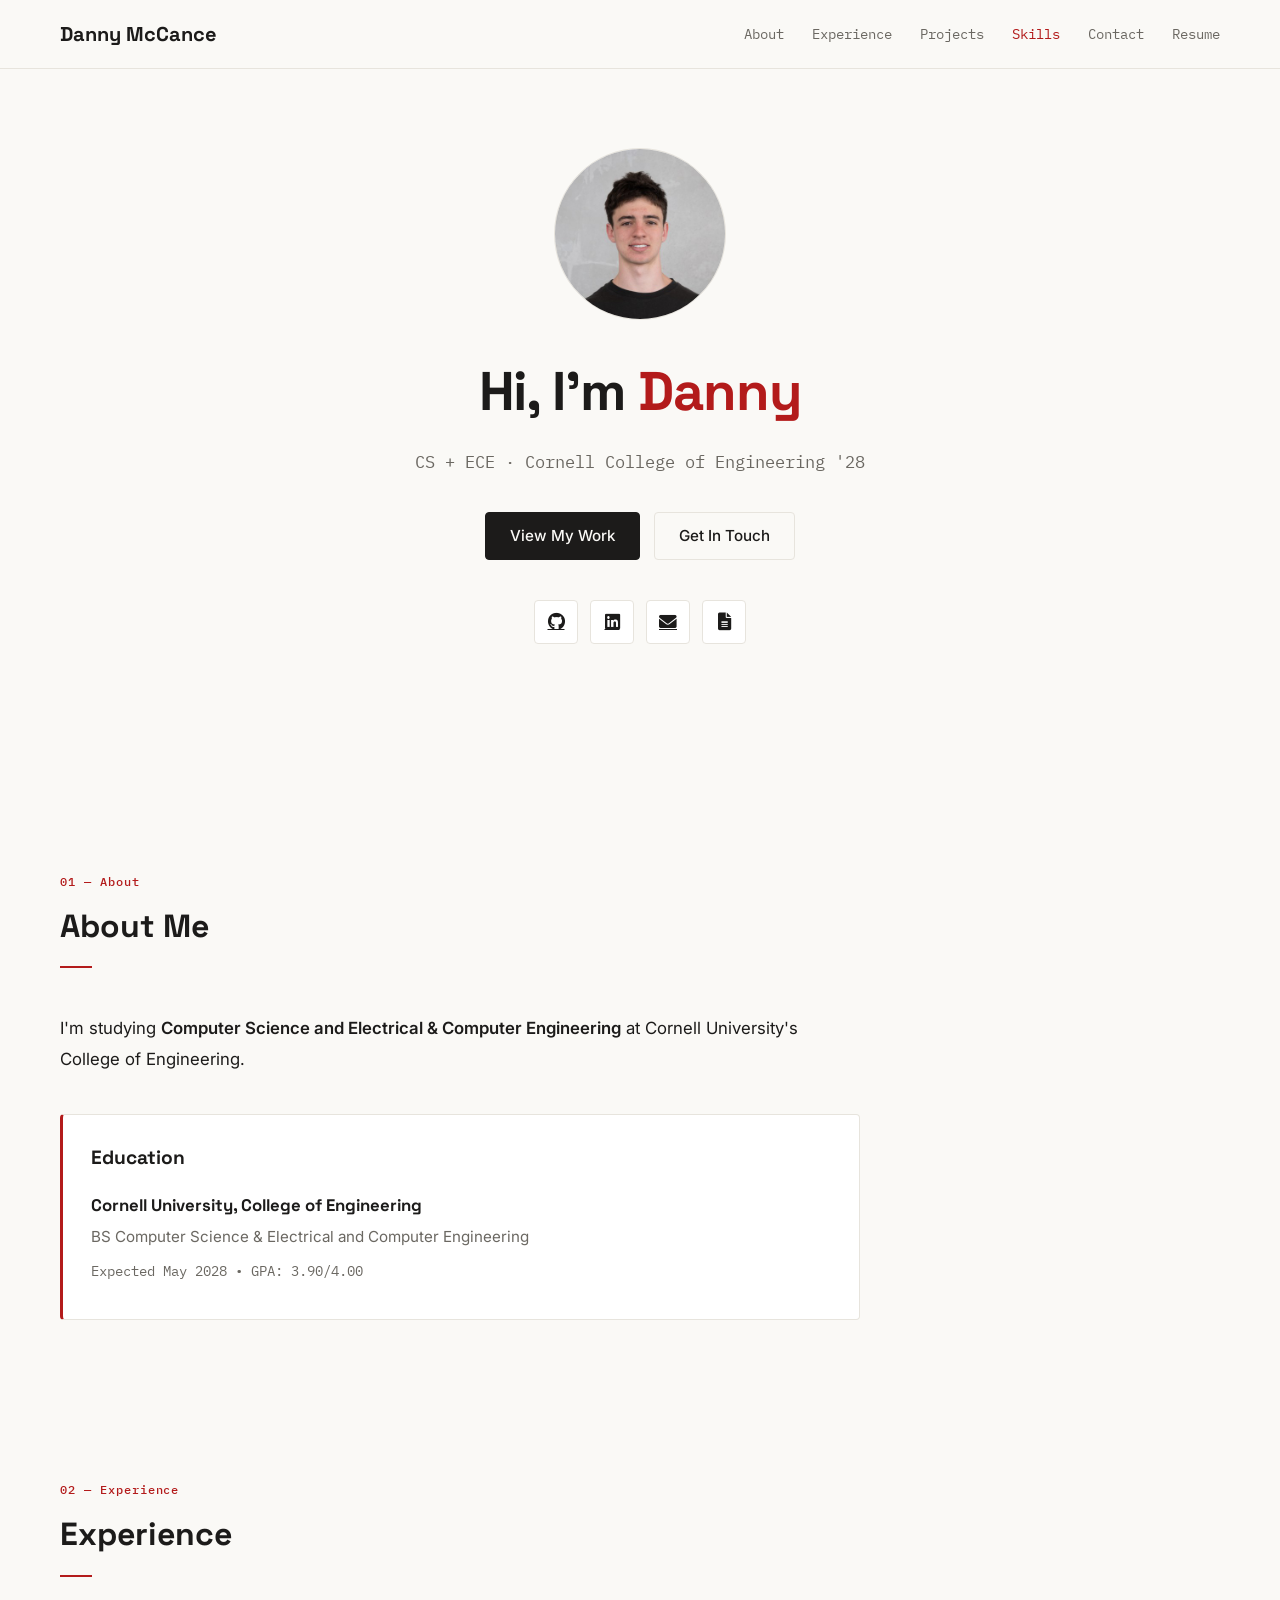
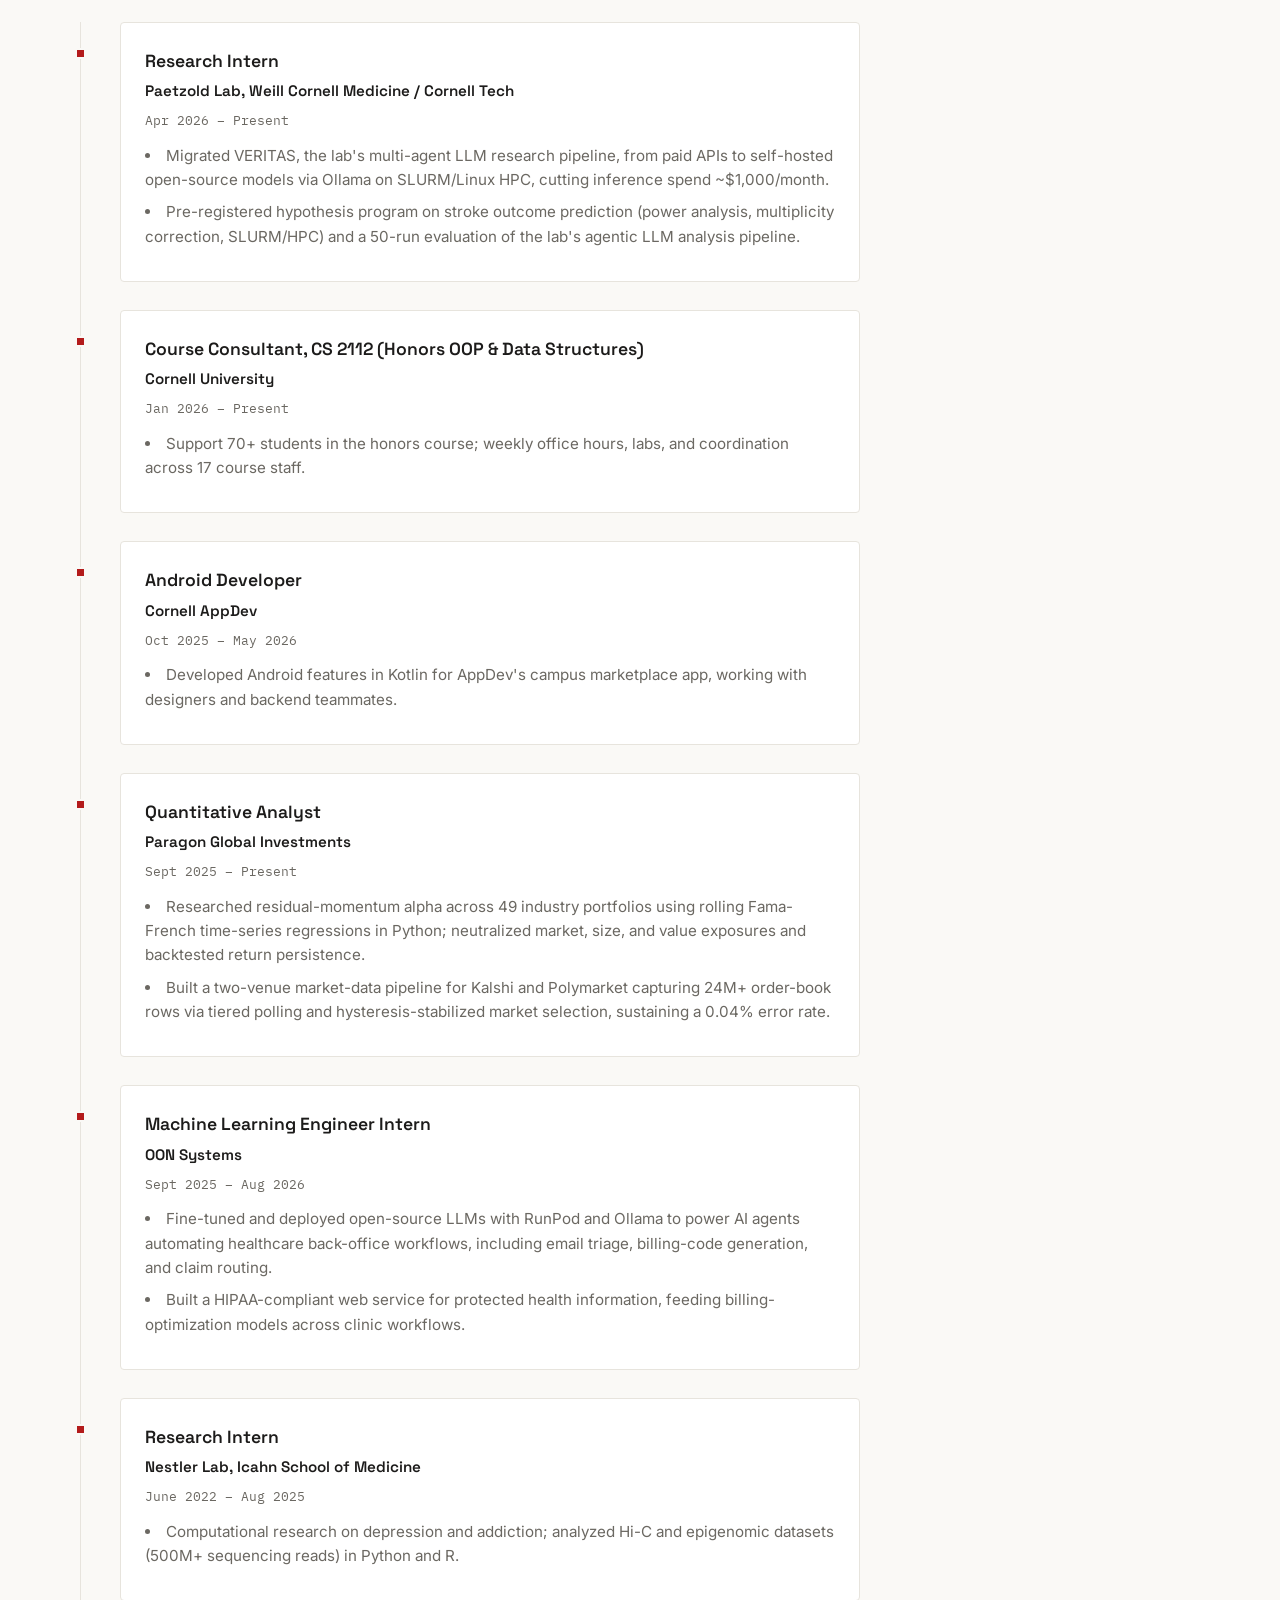
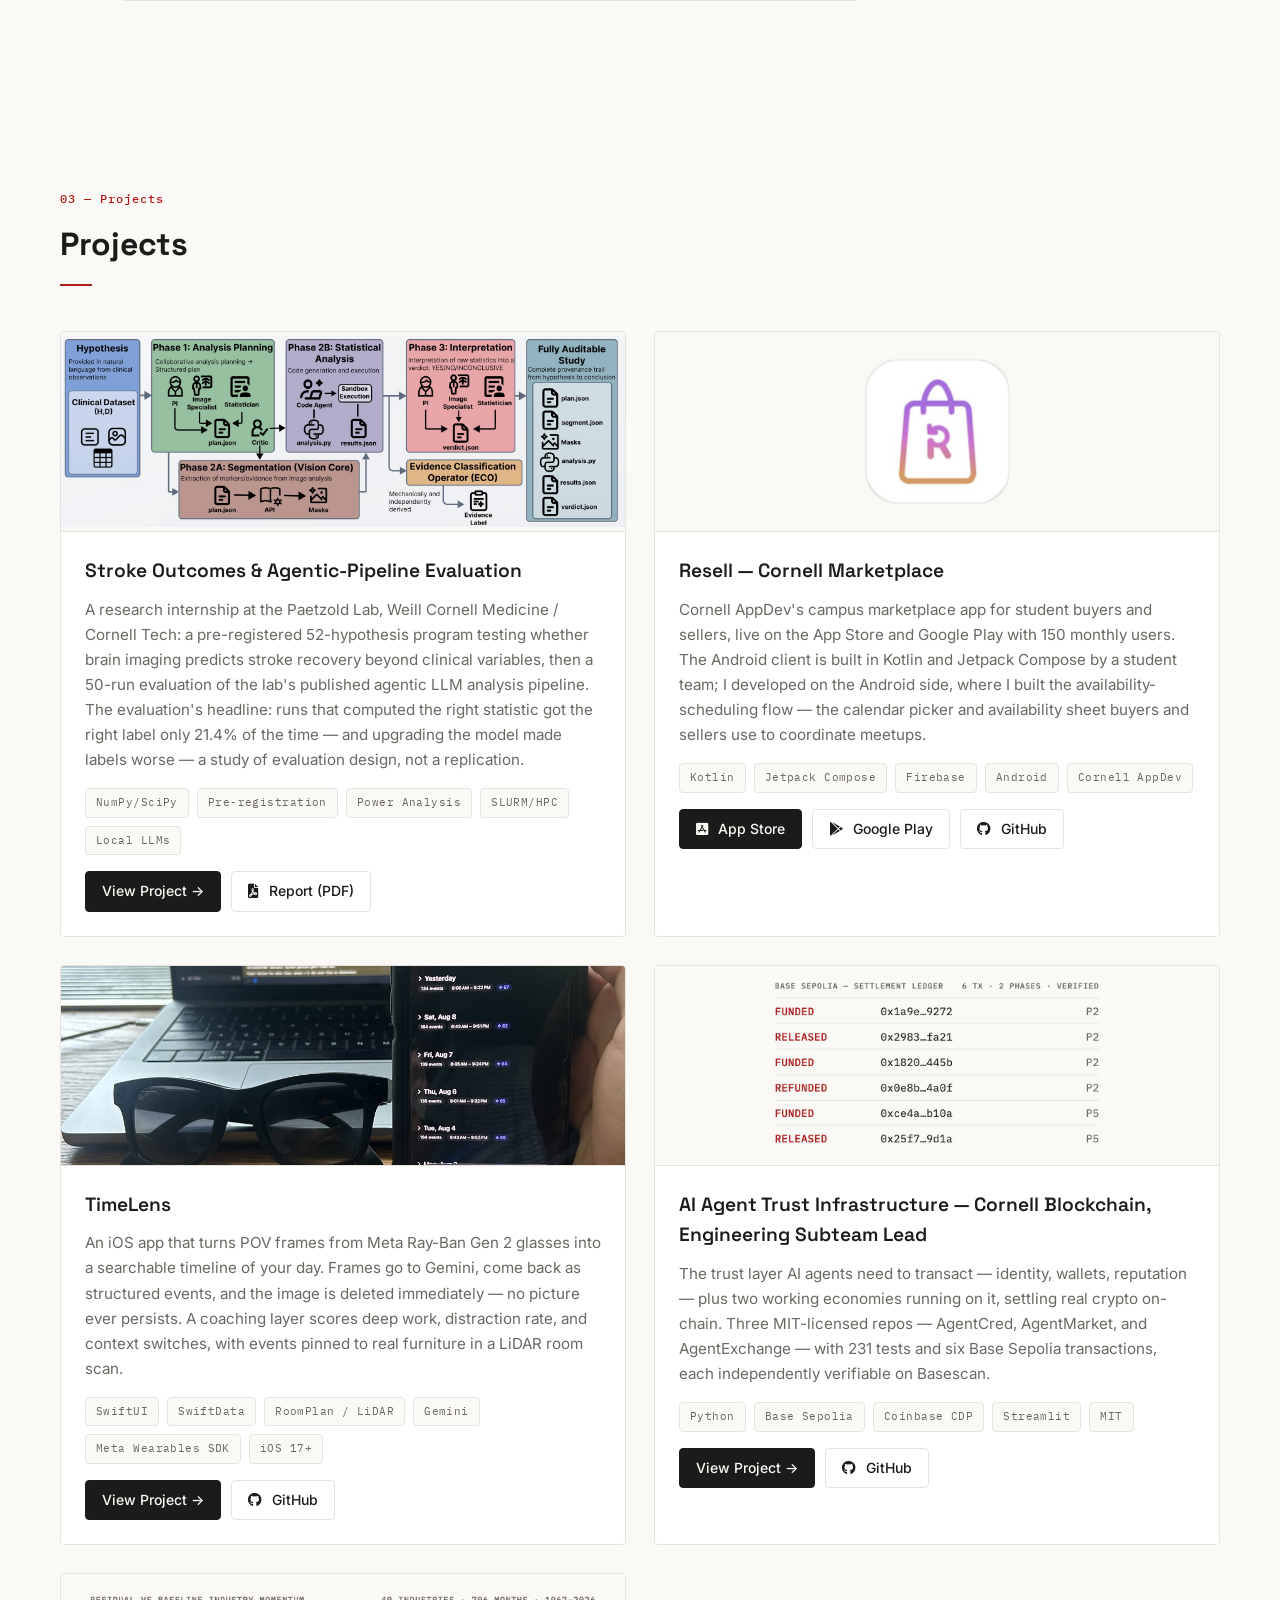
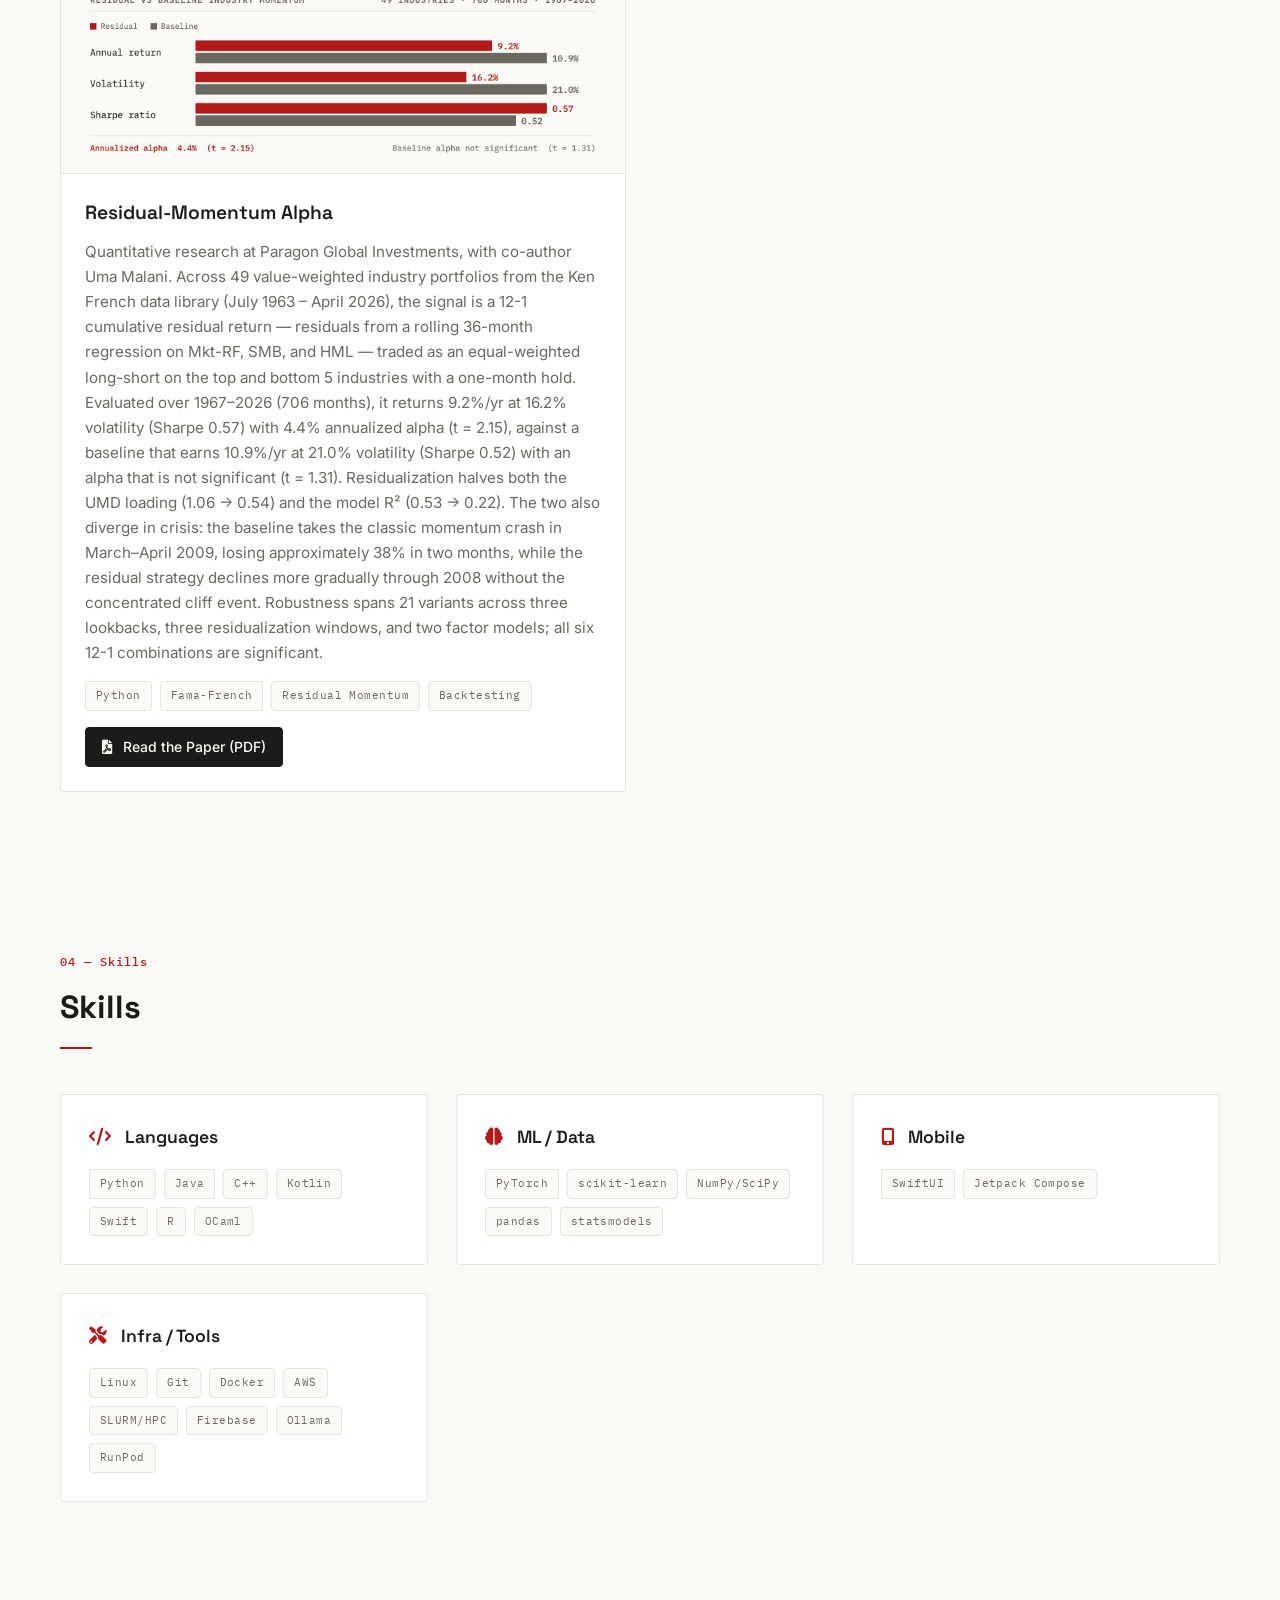
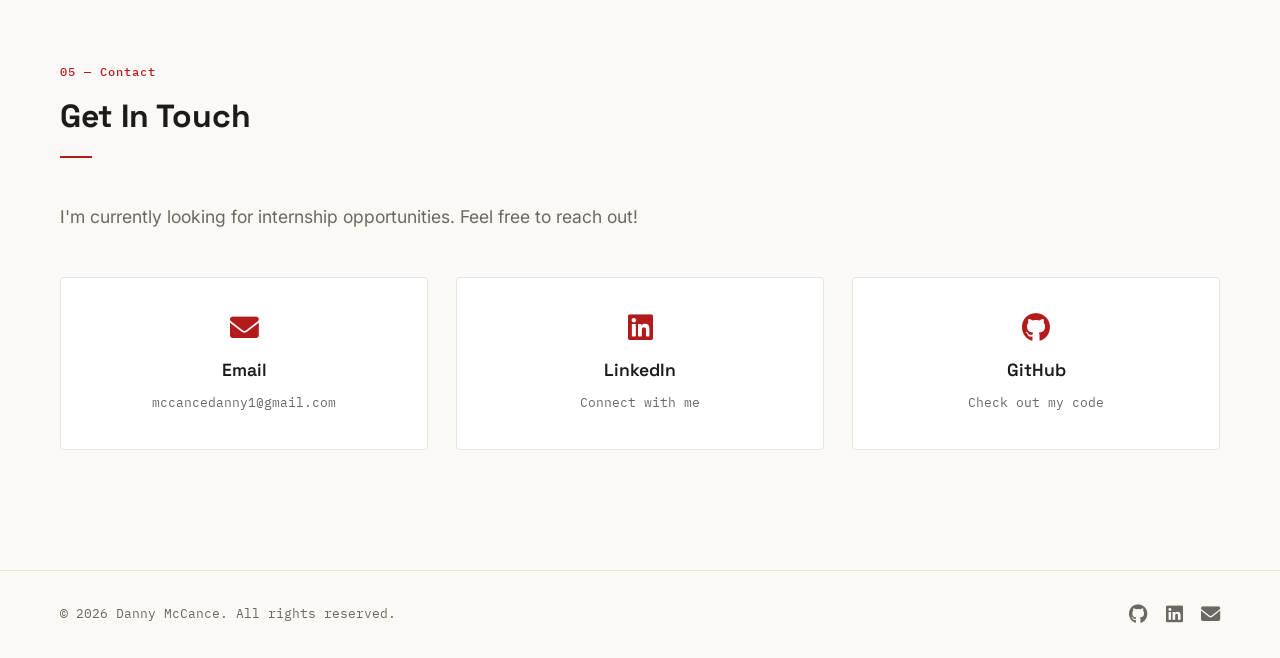
<file: index.html>
<!DOCTYPE html>
<html lang="en">
<head>
    <meta charset="UTF-8">
    <meta name="viewport" content="width=device-width, initial-scale=1.0">
    <title>Danny McCance &mdash; CS + ECE @ Cornell</title>
    <link rel="icon" href="favicon.svg" type="image/svg+xml">
    <link rel="icon" type="image/png" sizes="32x32" href="favicon-32.png">
    <link rel="icon" type="image/png" sizes="16x16" href="favicon-16.png">
    <link rel="apple-touch-icon" href="apple-touch-icon.png">
    <link rel="preconnect" href="https://fonts.googleapis.com">
    <link rel="preconnect" href="https://fonts.gstatic.com" crossorigin>
    <link href="https://fonts.googleapis.com/css2?family=IBM+Plex+Mono:wght@400;500;600&family=Inter:wght@400;500;600&family=Space+Grotesk:wght@600;700&display=swap" rel="stylesheet">
    <link rel="stylesheet" href="styles.css">
    <link rel="stylesheet" href="https://cdnjs.cloudflare.com/ajax/libs/font-awesome/6.0.0/css/all.min.css">
</head>
<body>
    <!-- Navigation -->
    <nav class="navbar">
        <div class="container">
            <div class="nav-brand">Danny McCance</div>
            <ul class="nav-menu">
                <li><a href="#about">About</a></li>
                <li><a href="#experience">Experience</a></li>
                <li><a href="#projects">Projects</a></li>
                <li><a href="#skills">Skills</a></li>
                <li><a href="#contact">Contact</a></li>
                <li><a href="assets/resume/danny-mccance-resume.pdf" target="_blank">Resume</a></li>
            </ul>
            <div class="hamburger">
                <span></span>
                <span></span>
                <span></span>
            </div>
        </div>
    </nav>

    <!-- Hero Section -->
    <section class="hero">
        <div class="container">
            <div class="hero-content">
                <img class="hero-headshot" src="assets/img/headshot.jpg" alt="Headshot of Danny McCance" onerror="this.style.display='none'">
                <h1>Hi, I'm <span class="highlight">Danny</span></h1>
                <h2>CS + ECE &middot; Cornell College of Engineering '28</h2>
                <div class="hero-buttons">
                    <a href="#projects" class="btn btn-primary">View My Work</a>
                    <a href="#contact" class="btn btn-secondary">Get In Touch</a>
                </div>
                <div class="social-links">
                    <a href="https://github.com/dannym231" target="_blank" aria-label="GitHub"><i class="fab fa-github"></i></a>
                    <a href="https://www.linkedin.com/in/danny-mccance/" target="_blank" aria-label="LinkedIn"><i class="fab fa-linkedin"></i></a>
                    <a href="mailto:mccancedanny1@gmail.com" aria-label="Email"><i class="fas fa-envelope"></i></a>
                    <a href="assets/resume/danny-mccance-resume.pdf" target="_blank" aria-label="Resume"><i class="fas fa-file-alt"></i></a>
                </div>
            </div>
        </div>
    </section>

    <!-- About Section -->
    <section id="about" class="about">
        <div class="container">
            <p class="kicker">01 — About</p>
            <h2 class="section-title">About Me</h2>
            <div class="about-content">
                <div class="about-text">
                    <p>I'm studying <strong>Computer Science and Electrical &amp; Computer Engineering</strong> at Cornell University's College of Engineering.</p>
                    <div class="education">
                        <h3>Education</h3>
                        <div class="education-item">
                            <h4>Cornell University, College of Engineering</h4>
                            <p>BS Computer Science &amp; Electrical and Computer Engineering</p>
                            <p class="date">Expected May 2028 &bull; GPA: 3.90/4.00</p>
                        </div>
                    </div>
                </div>
            </div>
        </div>
    </section>

    <!-- Experience Section -->
    <section id="experience" class="experience">
        <div class="container">
            <p class="kicker">02 — Experience</p>
            <h2 class="section-title">Experience</h2>
            <div class="timeline">
                <div class="timeline-item">
                    <div class="timeline-marker"></div>
                    <div class="timeline-content">
                        <h3>Research Intern</h3>
                        <h4>Paetzold Lab, Weill Cornell Medicine / Cornell Tech</h4>
                        <p class="date">Apr 2026 &ndash; Present</p>
                        <ul>
                            <li>Migrated VERITAS, the lab's multi-agent LLM research pipeline, from paid APIs to self-hosted open-source models via Ollama on SLURM/Linux HPC, cutting inference spend ~$1,000/month.</li>
                            <li>Pre-registered hypothesis program on stroke outcome prediction (power analysis, multiplicity correction, SLURM/HPC) and a 50-run evaluation of the lab's agentic LLM analysis pipeline.</li>
                        </ul>
                    </div>
                </div>

                <div class="timeline-item">
                    <div class="timeline-marker"></div>
                    <div class="timeline-content">
                        <h3>Course Consultant, CS 2112 (Honors OOP &amp; Data Structures)</h3>
                        <h4>Cornell University</h4>
                        <p class="date">Jan 2026 &ndash; Present</p>
                        <ul>
                            <li>Support 70+ students in the honors course; weekly office hours, labs, and coordination across 17 course staff.</li>
                        </ul>
                    </div>
                </div>

                <div class="timeline-item">
                    <div class="timeline-marker"></div>
                    <div class="timeline-content">
                        <h3>Android Developer</h3>
                        <h4>Cornell AppDev</h4>
                        <p class="date">Oct 2025 &ndash; May 2026</p>
                        <ul>
                            <li>Developed Android features in Kotlin for AppDev's campus marketplace app, working with designers and backend teammates.</li>
                        </ul>
                    </div>
                </div>

                <div class="timeline-item">
                    <div class="timeline-marker"></div>
                    <div class="timeline-content">
                        <h3>Quantitative Analyst</h3>
                        <h4>Paragon Global Investments</h4>
                        <p class="date">Sept 2025 &ndash; Present</p>
                        <ul>
                            <li>Researched residual-momentum alpha across 49 industry portfolios using rolling Fama-French time-series regressions in Python; neutralized market, size, and value exposures and backtested return persistence.</li>
                            <li>Built a two-venue market-data pipeline for Kalshi and Polymarket capturing 24M+ order-book rows via tiered polling and hysteresis-stabilized market selection, sustaining a 0.04% error rate.</li>
                        </ul>
                    </div>
                </div>

                <div class="timeline-item">
                    <div class="timeline-marker"></div>
                    <div class="timeline-content">
                        <h3>Machine Learning Engineer Intern</h3>
                        <h4>OON Systems</h4>
                        <p class="date">Sept 2025 &ndash; Aug 2026</p>
                        <ul>
                            <li>Fine-tuned and deployed open-source LLMs with RunPod and Ollama to power AI agents automating healthcare back-office workflows, including email triage, billing-code generation, and claim routing.</li>
                            <li>Built a HIPAA-compliant web service for protected health information, feeding billing-optimization models across clinic workflows.</li>
                        </ul>
                    </div>
                </div>

                <div class="timeline-item">
                    <div class="timeline-marker"></div>
                    <div class="timeline-content">
                        <h3>Research Intern</h3>
                        <h4>Nestler Lab, Icahn School of Medicine</h4>
                        <p class="date">June 2022 &ndash; Aug 2025</p>
                        <ul>
                            <li>Computational research on depression and addiction; analyzed Hi-C and epigenomic datasets (500M+ sequencing reads) in Python and R.</li>
                        </ul>
                    </div>
                </div>
            </div>
        </div>
    </section>

    <!-- Projects Section -->
    <section id="projects" class="projects">
        <div class="container">
            <p class="kicker">03 — Projects</p>
            <h2 class="section-title">Projects</h2>
            <div class="projects-grid">
                <!-- Project Card: Stroke Outcomes & Agentic-Pipeline Evaluation -->
                <div class="project-card">
                    <div class="project-image project-image-contain">
                        <img src="assets/research/veritas-architecture.jpg" alt="Architecture of VERITAS (arXiv:2604.12144), the lab's published agentic analysis pipeline">
                        <div class="project-overlay">
                            <a href="research.html" class="project-link" aria-label="View research project page">
                                <i class="fas fa-external-link-alt"></i>
                            </a>
                            <a href="assets/research/final-report.pdf" class="project-link" target="_blank" aria-label="Research report (PDF)">
                                <i class="fas fa-file-pdf"></i>
                            </a>
                        </div>
                    </div>
                    <div class="project-info">
                        <h3>Stroke Outcomes &amp; Agentic-Pipeline Evaluation</h3>
                        <p>A research internship at the Paetzold Lab, Weill Cornell Medicine / Cornell Tech: a pre-registered 52-hypothesis program testing whether brain imaging predicts stroke recovery beyond clinical variables, then a 50-run evaluation of the lab's published agentic LLM analysis pipeline. The evaluation's headline: runs that computed the right statistic got the right label only 21.4% of the time &mdash; and upgrading the model made labels worse &mdash; a study of evaluation design, not a replication.</p>
                        <div class="project-tags">
                            <span class="tag">NumPy/SciPy</span>
                            <span class="tag">Pre-registration</span>
                            <span class="tag">Power Analysis</span>
                            <span class="tag">SLURM/HPC</span>
                            <span class="tag">Local LLMs</span>
                        </div>
                        <div class="project-actions">
                            <a href="research.html" class="btn btn-primary btn-sm">View Project &rarr;</a>
                            <a href="assets/research/final-report.pdf" target="_blank" class="btn btn-secondary btn-sm"><i class="fas fa-file-pdf"></i> Report (PDF)</a>
                        </div>
                    </div>
                </div>

                <!-- Project Card: Resell -->
                <div class="project-card">
                    <div class="project-image">
                        <img src="assets/resell/hero.jpg" alt="Resell — Cornell Marketplace app icon">
                        <div class="project-overlay">
                            <a href="https://apps.apple.com/us/app/resell-cornell-marketplace/id1622452299" class="project-link" target="_blank" aria-label="Resell on the App Store">
                                <i class="fab fa-app-store-ios"></i>
                            </a>
                            <a href="https://play.google.com/store/apps/details?id=com.cornellappdev.resell.android" class="project-link" target="_blank" aria-label="Resell on Google Play">
                                <i class="fab fa-google-play"></i>
                            </a>
                            <a href="https://github.com/cuappdev/resell-android" class="project-link" target="_blank" aria-label="Resell Android on GitHub">
                                <i class="fab fa-github"></i>
                            </a>
                        </div>
                    </div>
                    <div class="project-info">
                        <h3>Resell &mdash; Cornell Marketplace</h3>
                        <p>Cornell AppDev's campus marketplace app for student buyers and sellers, live on the App Store and Google Play with 150 monthly users. The Android client is built in Kotlin and Jetpack Compose by a student team; I developed on the Android side, where I built the availability-scheduling flow &mdash; the calendar picker and availability sheet buyers and sellers use to coordinate meetups.</p>
                        <div class="project-tags">
                            <span class="tag">Kotlin</span>
                            <span class="tag">Jetpack Compose</span>
                            <span class="tag">Firebase</span>
                            <span class="tag">Android</span>
                            <span class="tag">Cornell AppDev</span>
                        </div>
                        <div class="project-actions">
                            <a href="https://apps.apple.com/us/app/resell-cornell-marketplace/id1622452299" target="_blank" class="btn btn-primary btn-sm"><i class="fab fa-app-store-ios"></i> App Store</a>
                            <a href="https://play.google.com/store/apps/details?id=com.cornellappdev.resell.android" target="_blank" class="btn btn-secondary btn-sm"><i class="fab fa-google-play"></i> Google Play</a>
                            <a href="https://github.com/cuappdev/resell-android" target="_blank" class="btn btn-secondary btn-sm"><i class="fab fa-github"></i> GitHub</a>
                        </div>
                    </div>
                </div>

                <!-- Project Card: TimeLens -->
                <div class="project-card">
                    <div class="project-image">
                        <img src="assets/timelens/hero-glasses-phone.jpg" alt="Meta Ray-Ban glasses next to an iPhone running TimeLens">
                        <div class="project-overlay">
                            <a href="timelens.html" class="project-link" aria-label="View TimeLens project page">
                                <i class="fas fa-external-link-alt"></i>
                            </a>
                            <a href="https://github.com/dannym231/timeLens" class="project-link" target="_blank" aria-label="TimeLens on GitHub">
                                <i class="fab fa-github"></i>
                            </a>
                        </div>
                    </div>
                    <div class="project-info">
                        <h3>TimeLens</h3>
                        <p>An iOS app that turns POV frames from Meta Ray-Ban Gen 2 glasses into a searchable timeline of your day. Frames go to Gemini, come back as structured events, and the image is deleted immediately &mdash; no picture ever persists. A coaching layer scores deep work, distraction rate, and context switches, with events pinned to real furniture in a LiDAR room scan.</p>
                        <div class="project-tags">
                            <span class="tag">SwiftUI</span>
                            <span class="tag">SwiftData</span>
                            <span class="tag">RoomPlan / LiDAR</span>
                            <span class="tag">Gemini</span>
                            <span class="tag">Meta Wearables SDK</span>
                            <span class="tag">iOS 17+</span>
                        </div>
                        <div class="project-actions">
                            <a href="timelens.html" class="btn btn-primary btn-sm">View Project &rarr;</a>
                            <a href="https://github.com/dannym231/timeLens" target="_blank" class="btn btn-secondary btn-sm"><i class="fab fa-github"></i> GitHub</a>
                        </div>
                    </div>
                </div>

                <!-- Project Card: AI Agent Trust Infrastructure -->
                <div class="project-card">
                    <div class="project-image">
                        <img src="assets/agents/ledger-banner.jpg" alt="Settlement ledger of the project's six Base Sepolia transactions">
                        <div class="project-overlay">
                            <a href="agents.html" class="project-link" aria-label="View AI agent infrastructure project page">
                                <i class="fas fa-external-link-alt"></i>
                            </a>
                            <a href="https://github.com/dannym231/agentmarket" class="project-link" target="_blank" aria-label="AgentMarket on GitHub">
                                <i class="fab fa-github"></i>
                            </a>
                        </div>
                    </div>
                    <div class="project-info">
                        <h3>AI Agent Trust Infrastructure &mdash; Cornell Blockchain, Engineering Subteam Lead</h3>
                        <p>The trust layer AI agents need to transact &mdash; identity, wallets, reputation &mdash; plus two working economies running on it, settling real crypto on-chain. Three MIT-licensed repos &mdash; AgentCred, AgentMarket, and AgentExchange &mdash; with 231 tests and six Base Sepolia transactions, each independently verifiable on Basescan.</p>
                        <div class="project-tags">
                            <span class="tag">Python</span>
                            <span class="tag">Base Sepolia</span>
                            <span class="tag">Coinbase CDP</span>
                            <span class="tag">Streamlit</span>
                            <span class="tag">MIT</span>
                        </div>
                        <div class="project-actions">
                            <a href="agents.html" class="btn btn-primary btn-sm">View Project &rarr;</a>
                            <a href="https://github.com/dannym231/agentmarket" target="_blank" class="btn btn-secondary btn-sm"><i class="fab fa-github"></i> GitHub</a>
                        </div>
                    </div>
                </div>

                <!-- Project Card: Residual-Momentum Alpha (PLACEHOLDER IMAGE: drop equity curve / tearsheet at assets/paragon/equity-curve.jpg) -->
                <div class="project-card">
                    <div class="project-image project-image-contain">
                        <img src="assets/paragon/equity-curve.jpg" alt="Equity curve for the residual-momentum industry strategy" onerror="this.style.display='none'">
                    </div>
                    <div class="project-info">
                        <h3>Residual-Momentum Alpha</h3>
                        <p>Quantitative research at Paragon Global Investments, with co-author Uma Malani. Across 49 value-weighted industry portfolios from the Ken French data library (July 1963 &ndash; April 2026), the signal is a 12-1 cumulative residual return &mdash; residuals from a rolling 36-month regression on Mkt-RF, SMB, and HML &mdash; traded as an equal-weighted long-short on the top and bottom 5 industries with a one-month hold. Evaluated over 1967&ndash;2026 (706 months), it returns 9.2%/yr at 16.2% volatility (Sharpe 0.57) with 4.4% annualized alpha (t = 2.15), against a baseline that earns 10.9%/yr at 21.0% volatility (Sharpe 0.52) with an alpha that is not significant (t = 1.31). Residualization halves both the UMD loading (1.06 &rarr; 0.54) and the model R&sup2; (0.53 &rarr; 0.22). The two also diverge in crisis: the baseline takes the classic momentum crash in March&ndash;April 2009, losing approximately 38% in two months, while the residual strategy declines more gradually through 2008 without the concentrated cliff event. Robustness spans 21 variants across three lookbacks, three residualization windows, and two factor models; all six 12-1 combinations are significant.</p>
                        <div class="project-tags">
                            <span class="tag">Python</span>
                            <span class="tag">Fama-French</span>
                            <span class="tag">Residual Momentum</span>
                            <span class="tag">Backtesting</span>
                        </div>
                        <div class="project-actions">
                            <a href="assets/paragon/residual-industry-momentum.pdf" target="_blank" class="btn btn-primary btn-sm"><i class="fas fa-file-pdf"></i> Read the Paper (PDF)</a>
                        </div>
                    </div>
                </div>
            </div>
        </div>
    </section>

    <!-- Skills Section -->
    <section id="skills" class="skills">
        <div class="container">
            <p class="kicker">04 — Skills</p>
            <h2 class="section-title">Skills</h2>
            <div class="skills-grid">
                <div class="skill-category">
                    <h3><i class="fas fa-code"></i> Languages</h3>
                    <div class="skill-tags">
                        <span class="skill-tag">Python</span>
                        <span class="skill-tag">Java</span>
                        <span class="skill-tag">C++</span>
                        <span class="skill-tag">Kotlin</span>
                        <span class="skill-tag">Swift</span>
                        <span class="skill-tag">R</span>
                        <span class="skill-tag">OCaml</span>
                    </div>
                </div>

                <div class="skill-category">
                    <h3><i class="fas fa-brain"></i> ML / Data</h3>
                    <div class="skill-tags">
                        <span class="skill-tag">PyTorch</span>
                        <span class="skill-tag">scikit-learn</span>
                        <span class="skill-tag">NumPy/SciPy</span>
                        <span class="skill-tag">pandas</span>
                        <span class="skill-tag">statsmodels</span>
                    </div>
                </div>

                <div class="skill-category">
                    <h3><i class="fas fa-mobile-alt"></i> Mobile</h3>
                    <div class="skill-tags">
                        <span class="skill-tag">SwiftUI</span>
                        <span class="skill-tag">Jetpack Compose</span>
                    </div>
                </div>

                <div class="skill-category">
                    <h3><i class="fas fa-tools"></i> Infra / Tools</h3>
                    <div class="skill-tags">
                        <span class="skill-tag">Linux</span>
                        <span class="skill-tag">Git</span>
                        <span class="skill-tag">Docker</span>
                        <span class="skill-tag">AWS</span>
                        <span class="skill-tag">SLURM/HPC</span>
                        <span class="skill-tag">Firebase</span>
                        <span class="skill-tag">Ollama</span>
                        <span class="skill-tag">RunPod</span>
                    </div>
                </div>
            </div>
        </div>
    </section>

    <!-- Contact Section -->
    <section id="contact" class="contact">
        <div class="container">
            <p class="kicker">05 — Contact</p>
            <h2 class="section-title">Get In Touch</h2>
            <p class="contact-description">I'm currently looking for internship opportunities. Feel free to reach out!</p>
            <div class="contact-methods">
                <a href="mailto:mccancedanny1@gmail.com" class="contact-card">
                    <i class="fas fa-envelope"></i>
                    <h3>Email</h3>
                    <p>mccancedanny1@gmail.com</p>
                </a>
                <a href="https://www.linkedin.com/in/danny-mccance/" target="_blank" class="contact-card">
                    <i class="fab fa-linkedin"></i>
                    <h3>LinkedIn</h3>
                    <p>Connect with me</p>
                </a>
                <a href="https://github.com/dannym231" target="_blank" class="contact-card">
                    <i class="fab fa-github"></i>
                    <h3>GitHub</h3>
                    <p>Check out my code</p>
                </a>
            </div>
        </div>
    </section>

    <!-- Footer -->
    <footer class="footer">
        <div class="container">
            <p>&copy; 2026 Danny McCance. All rights reserved.</p>
            <div class="footer-links">
                <a href="https://github.com/dannym231" target="_blank" aria-label="GitHub"><i class="fab fa-github"></i></a>
                <a href="https://www.linkedin.com/in/danny-mccance/" target="_blank" aria-label="LinkedIn"><i class="fab fa-linkedin"></i></a>
                <a href="mailto:mccancedanny1@gmail.com" aria-label="Email"><i class="fas fa-envelope"></i></a>
            </div>
        </div>
    </footer>

    <script src="script.js"></script>
</body>
</html>
</file>
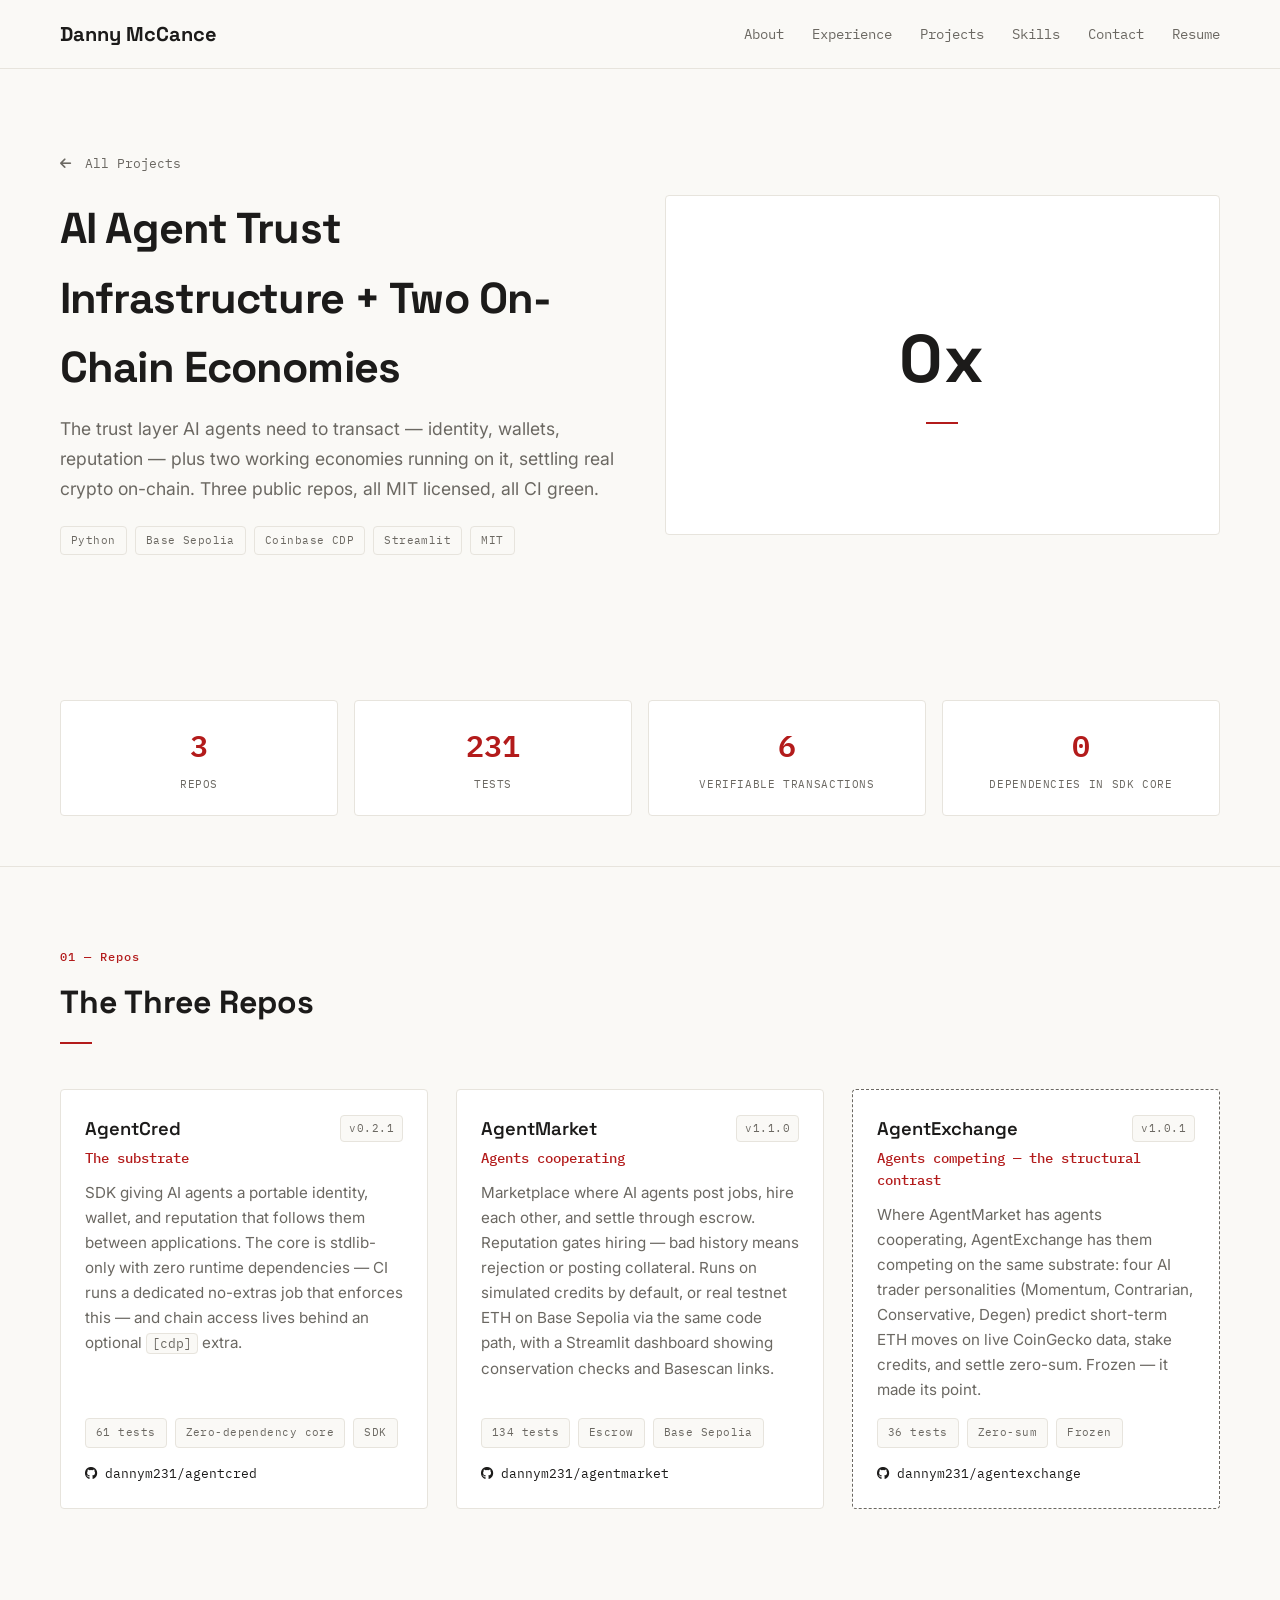
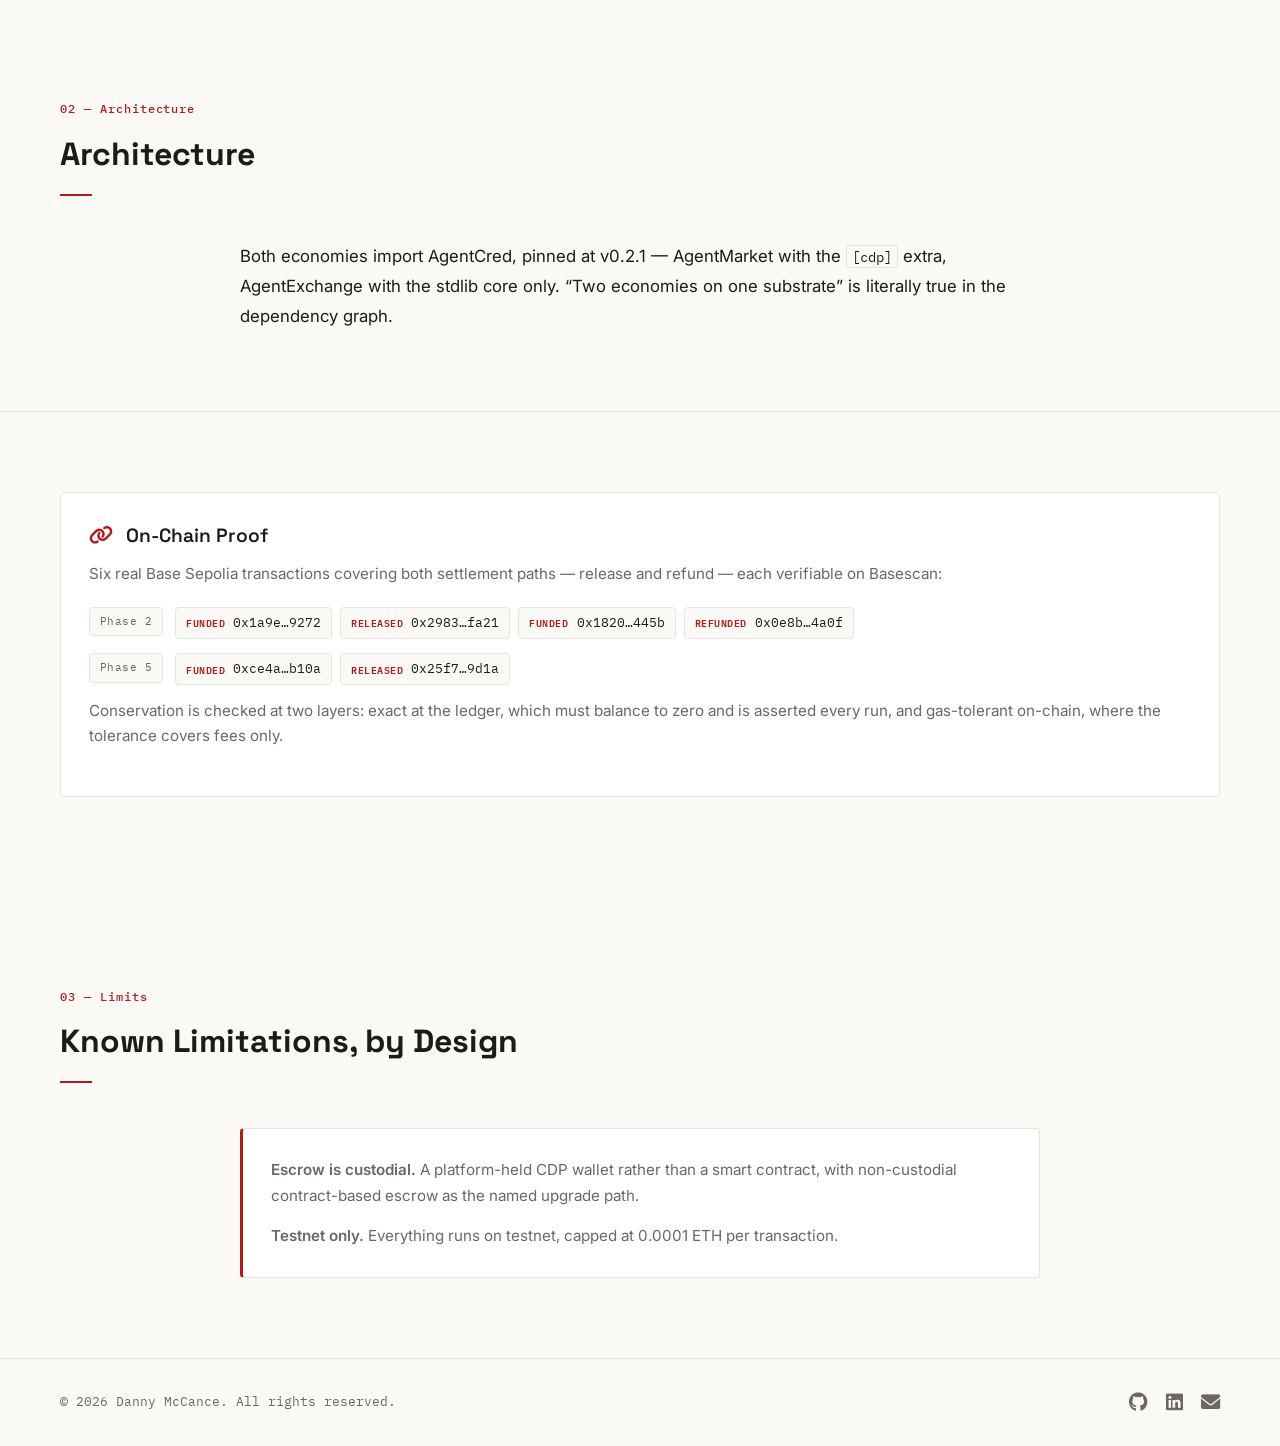
<file: agents.html>
<!DOCTYPE html>
<html lang="en">
<head>
    <meta charset="UTF-8">
    <meta name="viewport" content="width=device-width, initial-scale=1.0">
    <title>AI Agent Trust Infrastructure | Danny McCance</title>
    <link rel="icon" href="favicon.svg" type="image/svg+xml">
    <link rel="icon" type="image/png" sizes="32x32" href="favicon-32.png">
    <link rel="icon" type="image/png" sizes="16x16" href="favicon-16.png">
    <link rel="apple-touch-icon" href="apple-touch-icon.png">
    <link rel="preconnect" href="https://fonts.googleapis.com">
    <link rel="preconnect" href="https://fonts.gstatic.com" crossorigin>
    <link href="https://fonts.googleapis.com/css2?family=IBM+Plex+Mono:wght@400;500;600&family=Inter:wght@400;500;600&family=Space+Grotesk:wght@600;700&display=swap" rel="stylesheet">
    <link rel="stylesheet" href="styles.css">
    <link rel="stylesheet" href="https://cdnjs.cloudflare.com/ajax/libs/font-awesome/6.0.0/css/all.min.css">
</head>
<body>
    <!-- Navigation -->
    <nav class="navbar">
        <div class="container">
            <div class="nav-brand"><a href="index.html">Danny McCance</a></div>
            <ul class="nav-menu">
                <li><a href="index.html#about">About</a></li>
                <li><a href="index.html#experience">Experience</a></li>
                <li><a href="index.html#projects">Projects</a></li>
                <li><a href="index.html#skills">Skills</a></li>
                <li><a href="index.html#contact">Contact</a></li>
                <li><a href="assets/resume/danny-mccance-resume.pdf" target="_blank">Resume</a></li>
            </ul>
            <div class="hamburger">
                <span></span>
                <span></span>
                <span></span>
            </div>
        </div>
    </nav>

    <!-- Project Hero -->
    <section class="project-hero">
        <div class="container">
            <div class="project-hero-grid">
                <div class="project-hero-copy">
                    <a href="index.html#projects" class="back-link"><i class="fas fa-arrow-left"></i> All Projects</a>
                    <h1>AI Agent Trust Infrastructure + Two On-Chain Economies</h1>
                    <p class="project-hero-tagline">The trust layer AI agents need to transact &mdash; identity, wallets, reputation &mdash; plus two working economies running on it, settling real crypto on-chain. Three public repos, all MIT licensed, all CI green.</p>
                    <div class="project-tags">
                        <span class="tag">Python</span>
                        <span class="tag">Base Sepolia</span>
                        <span class="tag">Coinbase CDP</span>
                        <span class="tag">Streamlit</span>
                        <span class="tag">MIT</span>
                    </div>
                </div>
                <div class="project-hero-mark">
                    <span class="monogram-mark">0x</span>
                </div>
            </div>
        </div>
    </section>

    <!-- Stats -->
    <section class="tl-stats">
        <div class="container">
            <div class="featured-stats">
                <div class="stat">
                    <span class="stat-number">3</span>
                    <span class="stat-label">Repos</span>
                </div>
                <div class="stat">
                    <span class="stat-number">231</span>
                    <span class="stat-label">Tests</span>
                </div>
                <div class="stat">
                    <span class="stat-number">6</span>
                    <span class="stat-label">Verifiable Transactions</span>
                </div>
                <div class="stat">
                    <span class="stat-number">0</span>
                    <span class="stat-label">Dependencies in SDK Core</span>
                </div>
            </div>
        </div>
    </section>

    <!-- The Three Repos -->
    <section class="tl-section tl-section-alt">
        <div class="container">
            <p class="kicker">01 — Repos</p>
            <h2 class="section-title">The Three Repos</h2>
            <div class="featured-repos">
                <div class="repo-card">
                    <div class="repo-card-header">
                        <h4><a href="https://github.com/dannym231/agentcred" target="_blank">AgentCred</a></h4>
                        <span class="repo-version">v0.2.1</span>
                    </div>
                    <p class="repo-role">The substrate</p>
                    <p>SDK giving AI agents a portable identity, wallet, and reputation that follows them between applications. The core is stdlib-only with zero runtime dependencies &mdash; CI runs a dedicated no-extras job that enforces this &mdash; and chain access lives behind an optional <code>[cdp]</code> extra.</p>
                    <div class="project-tags">
                        <span class="tag">61 tests</span>
                        <span class="tag">Zero-dependency core</span>
                        <span class="tag">SDK</span>
                    </div>
                    <a href="https://github.com/dannym231/agentcred" target="_blank" class="repo-link"><i class="fab fa-github"></i> dannym231/agentcred</a>
                </div>

                <div class="repo-card">
                    <div class="repo-card-header">
                        <h4><a href="https://github.com/dannym231/agentmarket" target="_blank">AgentMarket</a></h4>
                        <span class="repo-version">v1.1.0</span>
                    </div>
                    <p class="repo-role">Agents cooperating</p>
                    <p>Marketplace where AI agents post jobs, hire each other, and settle through escrow. Reputation gates hiring &mdash; bad history means rejection or posting collateral. Runs on simulated credits by default, or real testnet ETH on Base Sepolia via the same code path, with a Streamlit dashboard showing conservation checks and Basescan links.</p>
                    <div class="project-tags">
                        <span class="tag">134 tests</span>
                        <span class="tag">Escrow</span>
                        <span class="tag">Base Sepolia</span>
                    </div>
                    <a href="https://github.com/dannym231/agentmarket" target="_blank" class="repo-link"><i class="fab fa-github"></i> dannym231/agentmarket</a>
                </div>

                <div class="repo-card repo-card-contrast">
                    <div class="repo-card-header">
                        <h4><a href="https://github.com/dannym231/agentexchange" target="_blank">AgentExchange</a></h4>
                        <span class="repo-version">v1.0.1</span>
                    </div>
                    <p class="repo-role">Agents competing &mdash; the structural contrast</p>
                    <p>Where AgentMarket has agents cooperating, AgentExchange has them competing on the same substrate: four AI trader personalities (Momentum, Contrarian, Conservative, Degen) predict short-term ETH moves on live CoinGecko data, stake credits, and settle zero-sum. Frozen &mdash; it made its point.</p>
                    <div class="project-tags">
                        <span class="tag">36 tests</span>
                        <span class="tag">Zero-sum</span>
                        <span class="tag">Frozen</span>
                    </div>
                    <a href="https://github.com/dannym231/agentexchange" target="_blank" class="repo-link"><i class="fab fa-github"></i> dannym231/agentexchange</a>
                </div>
            </div>
        </div>
    </section>

    <!-- Architecture -->
    <section class="tl-section">
        <div class="container">
            <p class="kicker">02 — Architecture</p>
            <h2 class="section-title">Architecture</h2>
            <div class="tl-copy">
                <p>Both economies import AgentCred, pinned at v0.2.1 &mdash; AgentMarket with the <code>[cdp]</code> extra, AgentExchange with the stdlib core only. &ldquo;Two economies on one substrate&rdquo; is literally true in the dependency graph.</p>
            </div>
        </div>
    </section>

    <!-- On-Chain Proof -->
    <section class="tl-section tl-section-alt">
        <div class="container">
            <div class="featured-proof">
                <h4><i class="fas fa-link"></i> On-Chain Proof</h4>
                <p>Six real Base Sepolia transactions covering both settlement paths &mdash; release and refund &mdash; each verifiable on Basescan:</p>
                <div class="proof-group">
                    <span class="proof-phase">Phase 2</span>
                    <div class="proof-txs">
                        <a href="https://sepolia.basescan.org/tx/0x1a9ec6b26e33aeac10bbfc5f1bb254f40fa58e9c7fcd6f5224a4436b2e0f9272" target="_blank" class="tx-link"><span class="tx-type">funded</span> 0x1a9e&hellip;9272</a>
                        <a href="https://sepolia.basescan.org/tx/0x29834de3c2b4ef72f73c0fceb7e240826e1bbd9881af7c8388a75df9b3e3fa21" target="_blank" class="tx-link"><span class="tx-type">released</span> 0x2983&hellip;fa21</a>
                        <a href="https://sepolia.basescan.org/tx/0x1820e0d8597eaa67014adb64ee9dcae724728e80aa511e9c59abb3653e0a445b" target="_blank" class="tx-link"><span class="tx-type">funded</span> 0x1820&hellip;445b</a>
                        <a href="https://sepolia.basescan.org/tx/0x0e8bf0d8396756cc6539a08560695b03f70041f39041225859ef45136e7c4a0f" target="_blank" class="tx-link"><span class="tx-type">refunded</span> 0x0e8b&hellip;4a0f</a>
                    </div>
                </div>
                <div class="proof-group">
                    <span class="proof-phase">Phase 5</span>
                    <div class="proof-txs">
                        <a href="https://sepolia.basescan.org/tx/0xce4a8d7babf475e6ec5731769fee5d4ec80dd61cd23fb9d46d0c4893247ab10a" target="_blank" class="tx-link"><span class="tx-type">funded</span> 0xce4a&hellip;b10a</a>
                        <a href="https://sepolia.basescan.org/tx/0x25f7062be7f5a3debef3d49a5446a9d9dc4d3f5c49d5675e30c3afc9592d9d1a" target="_blank" class="tx-link"><span class="tx-type">released</span> 0x25f7&hellip;9d1a</a>
                    </div>
                </div>
                <p class="proof-note">Conservation is checked at two layers: exact at the ledger, which must balance to zero and is asserted every run, and gas-tolerant on-chain, where the tolerance covers fees only.</p>
            </div>
        </div>
    </section>

    <!-- Known Limitations -->
    <section class="tl-section">
        <div class="container">
            <p class="kicker">03 — Limits</p>
            <h2 class="section-title">Known Limitations, by Design</h2>
            <div class="limitations-card">
                <p><strong>Escrow is custodial.</strong> A platform-held CDP wallet rather than a smart contract, with non-custodial contract-based escrow as the named upgrade path.</p>
                <p><strong>Testnet only.</strong> Everything runs on testnet, capped at 0.0001 ETH per transaction.</p>
            </div>
        </div>
    </section>

    <!-- Footer -->
    <footer class="footer">
        <div class="container">
            <p>&copy; 2026 Danny McCance. All rights reserved.</p>
            <div class="footer-links">
                <a href="https://github.com/dannym231" target="_blank" aria-label="GitHub"><i class="fab fa-github"></i></a>
                <a href="https://www.linkedin.com/in/danny-mccance/" target="_blank" aria-label="LinkedIn"><i class="fab fa-linkedin"></i></a>
                <a href="mailto:mccancedanny1@gmail.com" aria-label="Email"><i class="fas fa-envelope"></i></a>
            </div>
        </div>
    </footer>

    <script src="script.js"></script>
</body>
</html>
</file>
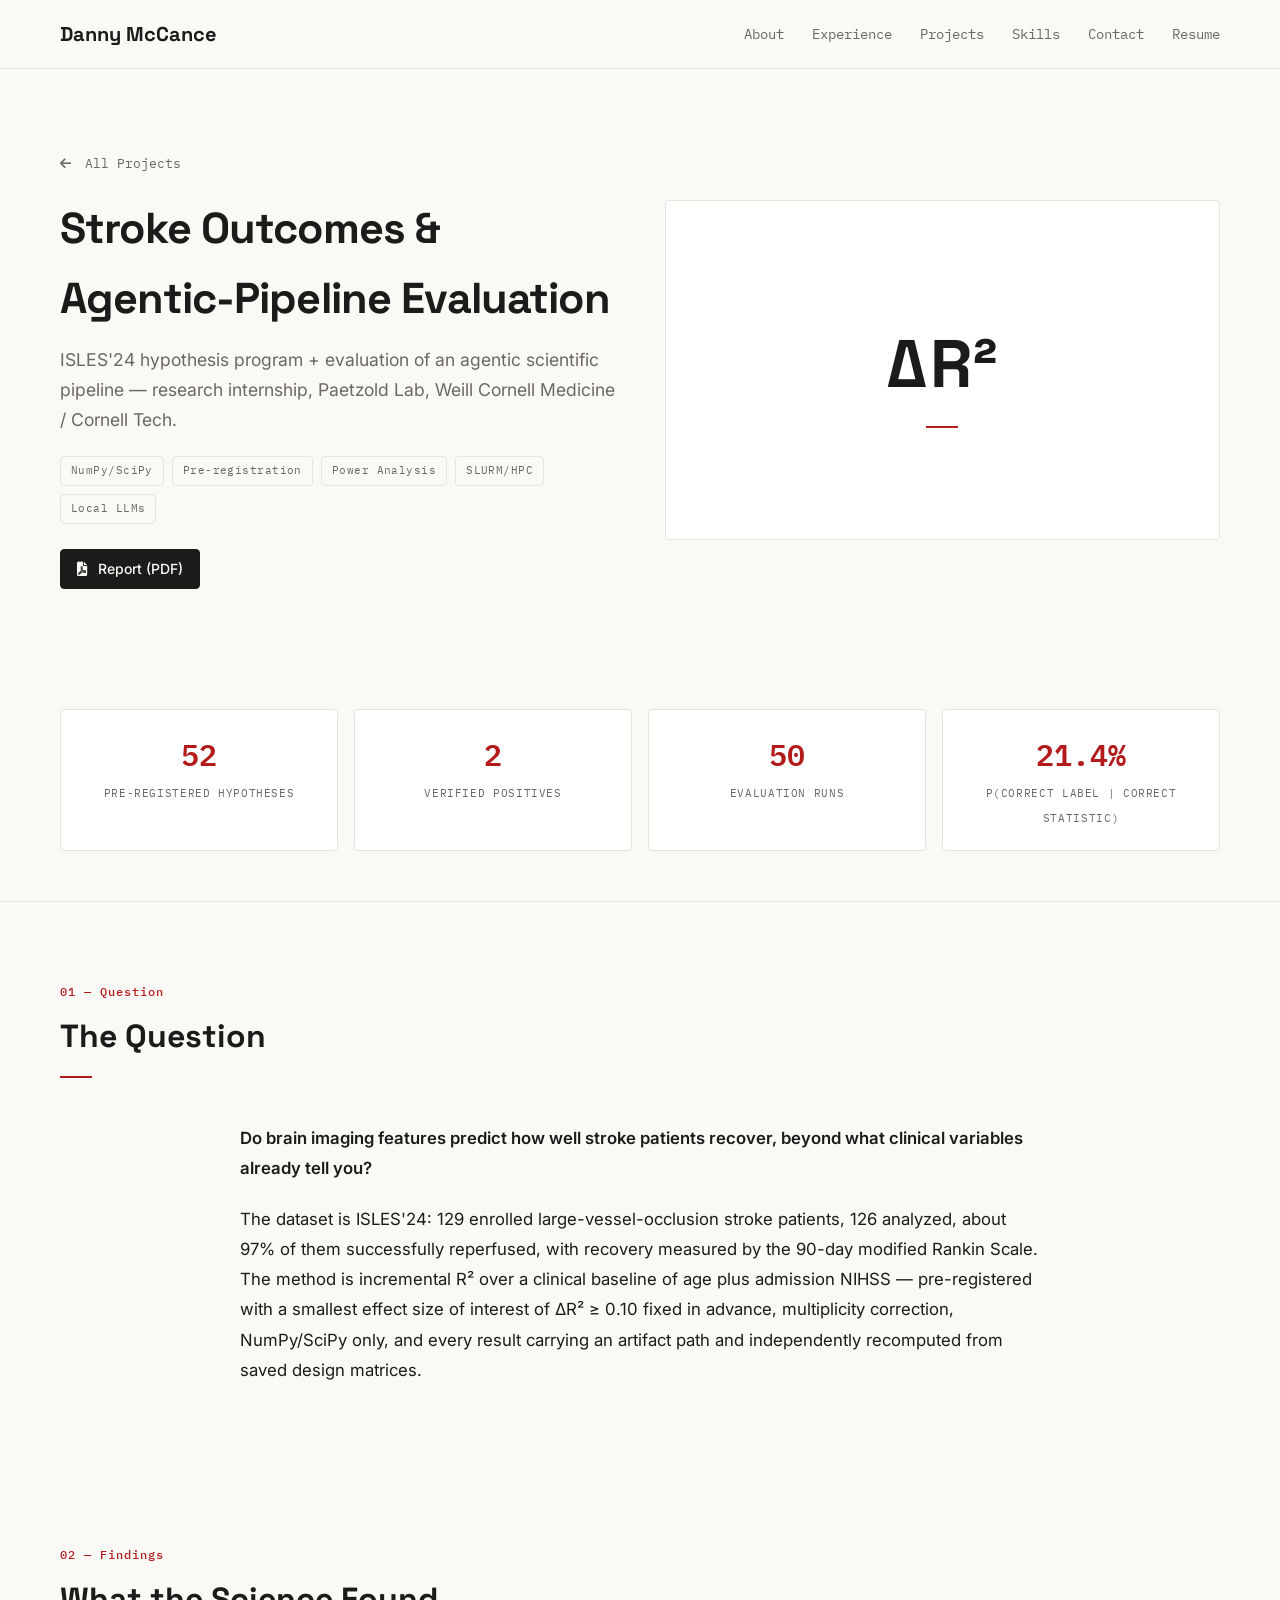
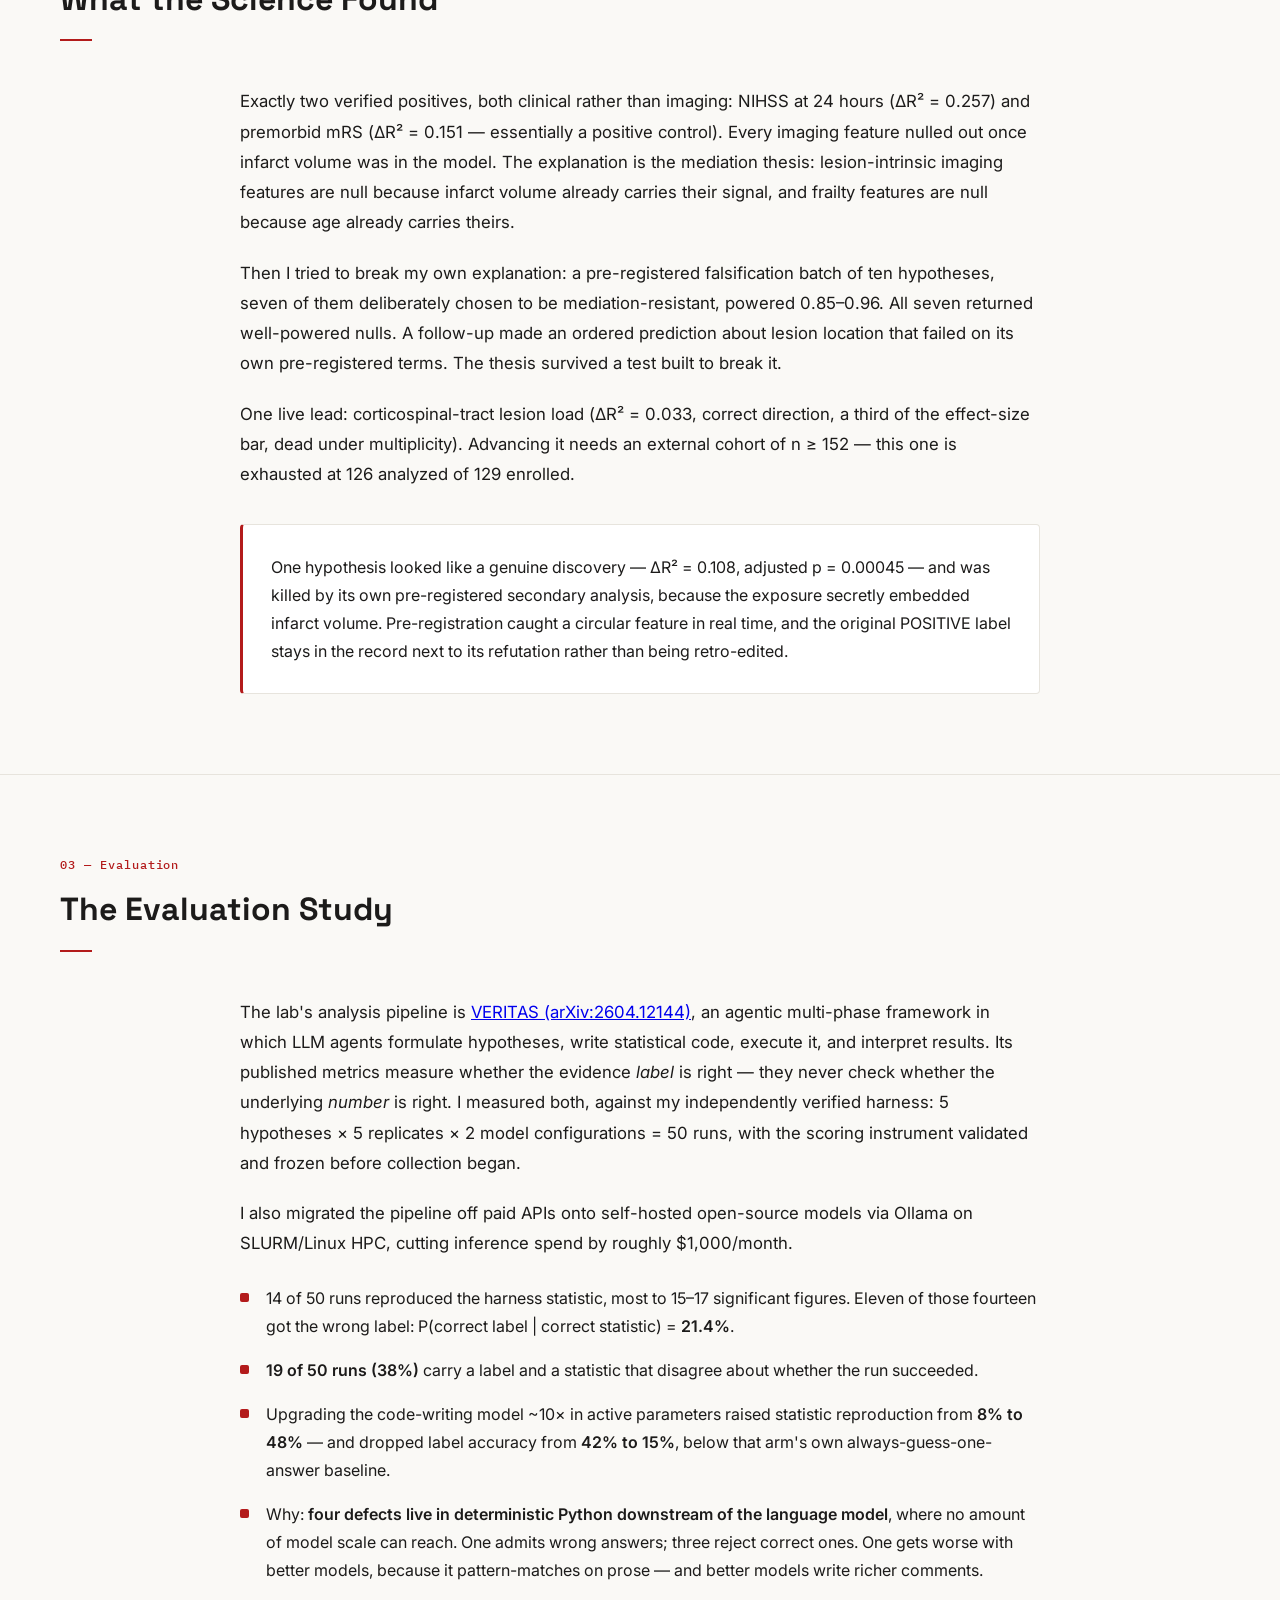
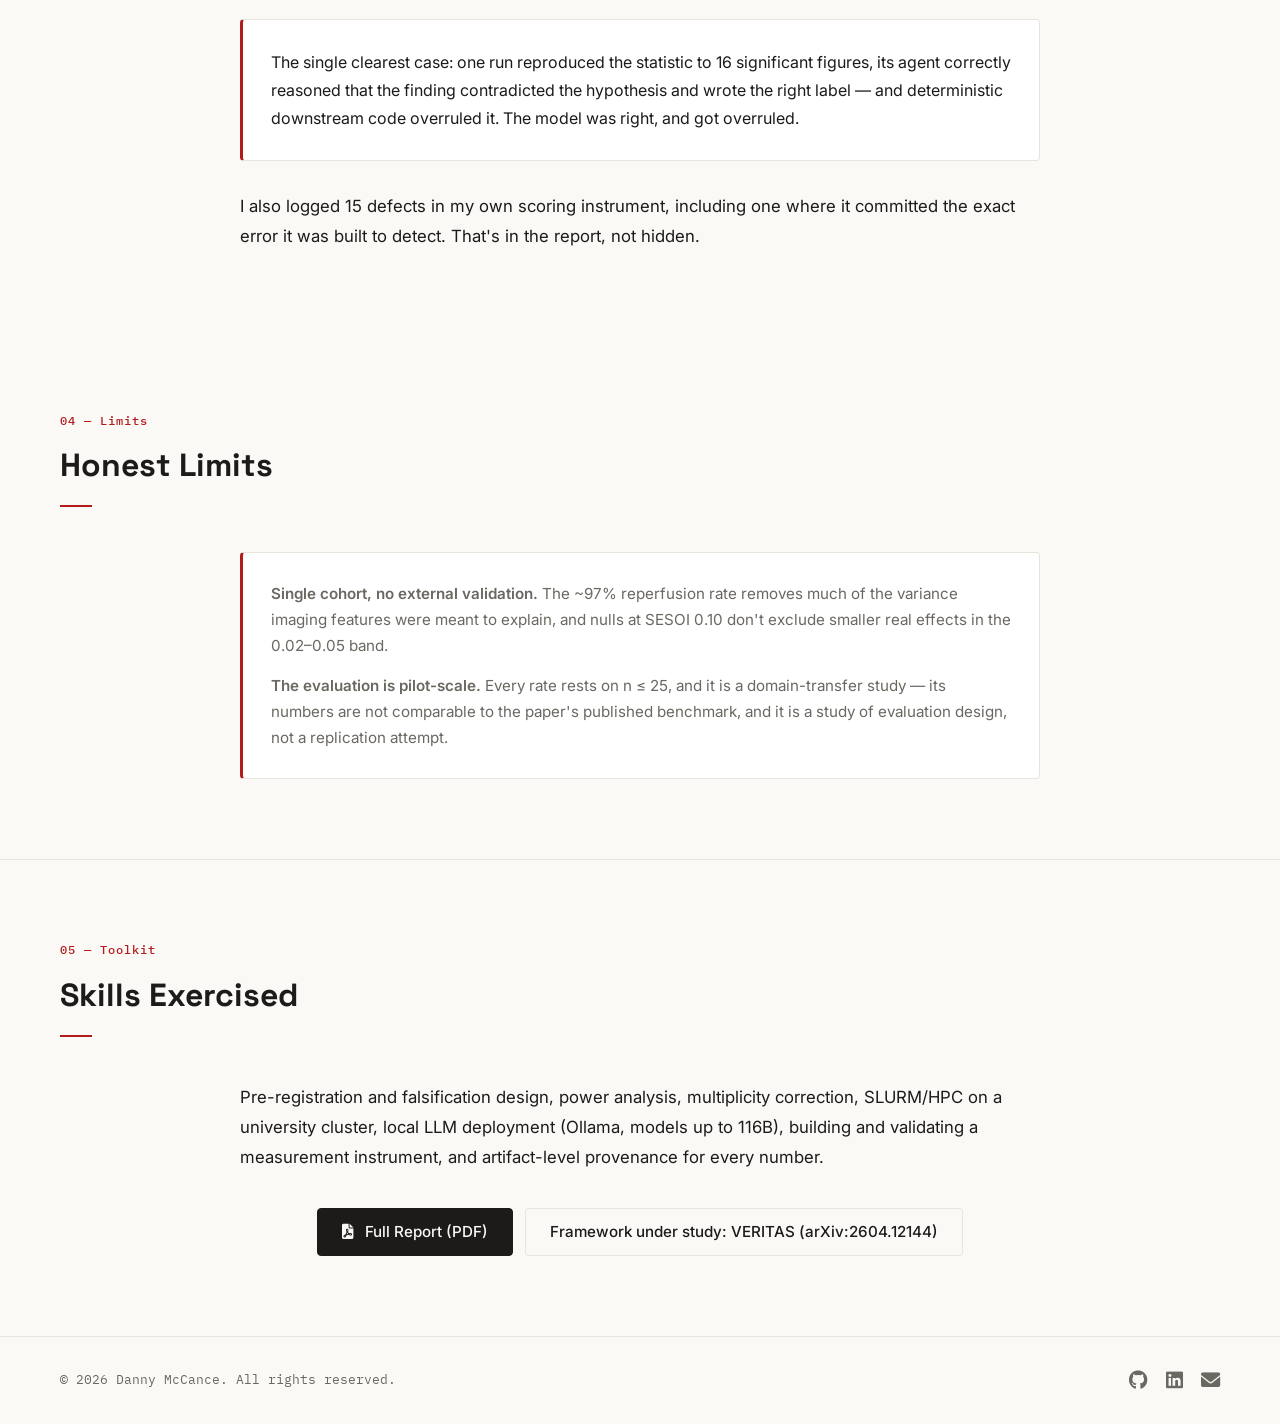
<file: research.html>
<!DOCTYPE html>
<html lang="en">
<head>
    <meta charset="UTF-8">
    <meta name="viewport" content="width=device-width, initial-scale=1.0">
    <title>Stroke Outcomes &amp; Agentic-Pipeline Evaluation | Danny McCance</title>
    <link rel="icon" href="favicon.svg" type="image/svg+xml">
    <link rel="icon" type="image/png" sizes="32x32" href="favicon-32.png">
    <link rel="icon" type="image/png" sizes="16x16" href="favicon-16.png">
    <link rel="apple-touch-icon" href="apple-touch-icon.png">
    <link rel="preconnect" href="https://fonts.googleapis.com">
    <link rel="preconnect" href="https://fonts.gstatic.com" crossorigin>
    <link href="https://fonts.googleapis.com/css2?family=IBM+Plex+Mono:wght@400;500;600&family=Inter:wght@400;500;600&family=Space+Grotesk:wght@600;700&display=swap" rel="stylesheet">
    <link rel="stylesheet" href="styles.css">
    <link rel="stylesheet" href="https://cdnjs.cloudflare.com/ajax/libs/font-awesome/6.0.0/css/all.min.css">
</head>
<body>
    <!-- Navigation -->
    <nav class="navbar">
        <div class="container">
            <div class="nav-brand"><a href="index.html">Danny McCance</a></div>
            <ul class="nav-menu">
                <li><a href="index.html#about">About</a></li>
                <li><a href="index.html#experience">Experience</a></li>
                <li><a href="index.html#projects">Projects</a></li>
                <li><a href="index.html#skills">Skills</a></li>
                <li><a href="index.html#contact">Contact</a></li>
                <li><a href="assets/resume/danny-mccance-resume.pdf" target="_blank">Resume</a></li>
            </ul>
            <div class="hamburger">
                <span></span>
                <span></span>
                <span></span>
            </div>
        </div>
    </nav>

    <!-- Project Hero -->
    <section class="project-hero">
        <div class="container">
            <div class="project-hero-grid">
                <div class="project-hero-copy">
                    <a href="index.html#projects" class="back-link"><i class="fas fa-arrow-left"></i> All Projects</a>
                    <h1>Stroke Outcomes &amp; Agentic-Pipeline Evaluation</h1>
                    <p class="project-hero-tagline">ISLES'24 hypothesis program + evaluation of an agentic scientific pipeline &mdash; research internship, Paetzold Lab, Weill Cornell Medicine / Cornell Tech.</p>
                    <div class="project-tags">
                        <span class="tag">NumPy/SciPy</span>
                        <span class="tag">Pre-registration</span>
                        <span class="tag">Power Analysis</span>
                        <span class="tag">SLURM/HPC</span>
                        <span class="tag">Local LLMs</span>
                    </div>
                    <div class="project-actions">
                        <a href="assets/research/final-report.pdf" target="_blank" class="btn btn-primary btn-sm"><i class="fas fa-file-pdf"></i> Report (PDF)</a>
                    </div>
                </div>
                <div class="project-hero-mark">
                    <span class="monogram-mark">&Delta;R&sup2;</span>
                </div>
            </div>
        </div>
    </section>

    <!-- Stats -->
    <section class="tl-stats">
        <div class="container">
            <div class="featured-stats">
                <div class="stat">
                    <span class="stat-number">52</span>
                    <span class="stat-label">Pre-registered Hypotheses</span>
                </div>
                <div class="stat">
                    <span class="stat-number">2</span>
                    <span class="stat-label">Verified Positives</span>
                </div>
                <div class="stat">
                    <span class="stat-number">50</span>
                    <span class="stat-label">Evaluation Runs</span>
                </div>
                <div class="stat">
                    <span class="stat-number">21.4%</span>
                    <span class="stat-label">P(Correct Label | Correct Statistic)</span>
                </div>
            </div>
        </div>
    </section>

    <!-- The Question -->
    <section class="tl-section tl-section-alt">
        <div class="container">
            <p class="kicker">01 — Question</p>
            <h2 class="section-title">The Question</h2>
            <div class="tl-copy">
                <p><strong>Do brain imaging features predict how well stroke patients recover, beyond what clinical variables already tell you?</strong></p>
                <p>The dataset is ISLES'24: 129 enrolled large-vessel-occlusion stroke patients, 126 analyzed, about 97% of them successfully reperfused, with recovery measured by the 90-day modified Rankin Scale. The method is incremental R&sup2; over a clinical baseline of age plus admission NIHSS &mdash; pre-registered with a smallest effect size of interest of &Delta;R&sup2; &ge; 0.10 fixed in advance, multiplicity correction, NumPy/SciPy only, and every result carrying an artifact path and independently recomputed from saved design matrices.</p>
            </div>
        </div>
    </section>

    <!-- What the Science Found -->
    <section class="tl-section">
        <div class="container">
            <p class="kicker">02 — Findings</p>
            <h2 class="section-title">What the Science Found</h2>
            <div class="tl-copy">
                <p>Exactly two verified positives, both clinical rather than imaging: NIHSS at 24 hours (&Delta;R&sup2; = 0.257) and premorbid mRS (&Delta;R&sup2; = 0.151 &mdash; essentially a positive control). Every imaging feature nulled out once infarct volume was in the model. The explanation is the mediation thesis: lesion-intrinsic imaging features are null because infarct volume already carries their signal, and frailty features are null because age already carries theirs.</p>
                <p>Then I tried to break my own explanation: a pre-registered falsification batch of ten hypotheses, seven of them deliberately chosen to be mediation-resistant, powered 0.85&ndash;0.96. All seven returned well-powered nulls. A follow-up made an ordered prediction about lesion location that failed on its own pre-registered terms. The thesis survived a test built to break it.</p>
                <p>One live lead: corticospinal-tract lesion load (&Delta;R&sup2; = 0.033, correct direction, a third of the effect-size bar, dead under multiplicity). Advancing it needs an external cohort of n &ge; 152 &mdash; this one is exhausted at 126 analyzed of 129 enrolled.</p>
            </div>
            <div class="pullquote-card">
                <p>One hypothesis looked like a genuine discovery &mdash; &Delta;R&sup2; = 0.108, adjusted p = 0.00045 &mdash; and was killed by its own pre-registered secondary analysis, because the exposure secretly embedded infarct volume. Pre-registration caught a circular feature in real time, and the original POSITIVE label stays in the record next to its refutation rather than being retro-edited.</p>
            </div>
        </div>
    </section>

    <!-- The Evaluation Study -->
    <section class="tl-section tl-section-alt">
        <div class="container">
            <p class="kicker">03 — Evaluation</p>
            <h2 class="section-title">The Evaluation Study</h2>
            <div class="tl-copy">
                <p>The lab's analysis pipeline is <a href="https://arxiv.org/abs/2604.12144" target="_blank">VERITAS (arXiv:2604.12144)</a>, an agentic multi-phase framework in which LLM agents formulate hypotheses, write statistical code, execute it, and interpret results. Its published metrics measure whether the evidence <em>label</em> is right &mdash; they never check whether the underlying <em>number</em> is right. I measured both, against my independently verified harness: 5 hypotheses &times; 5 replicates &times; 2 model configurations = 50 runs, with the scoring instrument validated and frozen before collection began.</p>
                <p>I also migrated the pipeline off paid APIs onto self-hosted open-source models via Ollama on SLURM/Linux HPC, cutting inference spend by roughly $1,000/month.</p>
            </div>
            <ul class="findings-list">
                <li>14 of 50 runs reproduced the harness statistic, most to 15&ndash;17 significant figures. Eleven of those fourteen got the wrong label: P(correct label | correct statistic) = <strong>21.4%</strong>.</li>
                <li><strong>19 of 50 runs (38%)</strong> carry a label and a statistic that disagree about whether the run succeeded.</li>
                <li>Upgrading the code-writing model ~10&times; in active parameters raised statistic reproduction from <strong>8% to 48%</strong> &mdash; and dropped label accuracy from <strong>42% to 15%</strong>, below that arm's own always-guess-one-answer baseline.</li>
                <li>Why: <strong>four defects live in deterministic Python downstream of the language model</strong>, where no amount of model scale can reach. One admits wrong answers; three reject correct ones. One gets worse with better models, because it pattern-matches on prose &mdash; and better models write richer comments.</li>
            </ul>
            <div class="pullquote-card">
                <p>The single clearest case: one run reproduced the statistic to 16 significant figures, its agent correctly reasoned that the finding contradicted the hypothesis and wrote the right label &mdash; and deterministic downstream code overruled it. The model was right, and got overruled.</p>
            </div>
            <div class="tl-copy">
                <p class="tl-afterword">I also logged 15 defects in my own scoring instrument, including one where it committed the exact error it was built to detect. That's in the report, not hidden.</p>
            </div>
        </div>
    </section>

    <!-- Honest Limits -->
    <section class="tl-section">
        <div class="container">
            <p class="kicker">04 — Limits</p>
            <h2 class="section-title">Honest Limits</h2>
            <div class="limitations-card">
                <p><strong>Single cohort, no external validation.</strong> The ~97% reperfusion rate removes much of the variance imaging features were meant to explain, and nulls at SESOI 0.10 don't exclude smaller real effects in the 0.02&ndash;0.05 band.</p>
                <p><strong>The evaluation is pilot-scale.</strong> Every rate rests on n &le; 25, and it is a domain-transfer study &mdash; its numbers are not comparable to the paper's published benchmark, and it is a study of evaluation design, not a replication attempt.</p>
            </div>
        </div>
    </section>

    <!-- Skills & Artifacts -->
    <section class="tl-section tl-section-alt">
        <div class="container">
            <p class="kicker">05 — Toolkit</p>
            <h2 class="section-title">Skills Exercised</h2>
            <div class="tl-copy">
                <p>Pre-registration and falsification design, power analysis, multiplicity correction, SLURM/HPC on a university cluster, local LLM deployment (Ollama, models up to 116B), building and validating a measurement instrument, and artifact-level provenance for every number.</p>
            </div>
            <div class="links-row">
                <a href="assets/research/final-report.pdf" target="_blank" class="btn btn-primary"><i class="fas fa-file-pdf"></i> Full Report (PDF)</a>
                <a href="https://arxiv.org/abs/2604.12144" target="_blank" class="btn btn-secondary">Framework under study: VERITAS (arXiv:2604.12144)</a>
            </div>
        </div>
    </section>

    <!-- Footer -->
    <footer class="footer">
        <div class="container">
            <p>&copy; 2026 Danny McCance. All rights reserved.</p>
            <div class="footer-links">
                <a href="https://github.com/dannym231" target="_blank" aria-label="GitHub"><i class="fab fa-github"></i></a>
                <a href="https://www.linkedin.com/in/danny-mccance/" target="_blank" aria-label="LinkedIn"><i class="fab fa-linkedin"></i></a>
                <a href="mailto:mccancedanny1@gmail.com" aria-label="Email"><i class="fas fa-envelope"></i></a>
            </div>
        </div>
    </footer>

    <script src="script.js"></script>
</body>
</html>
</file>
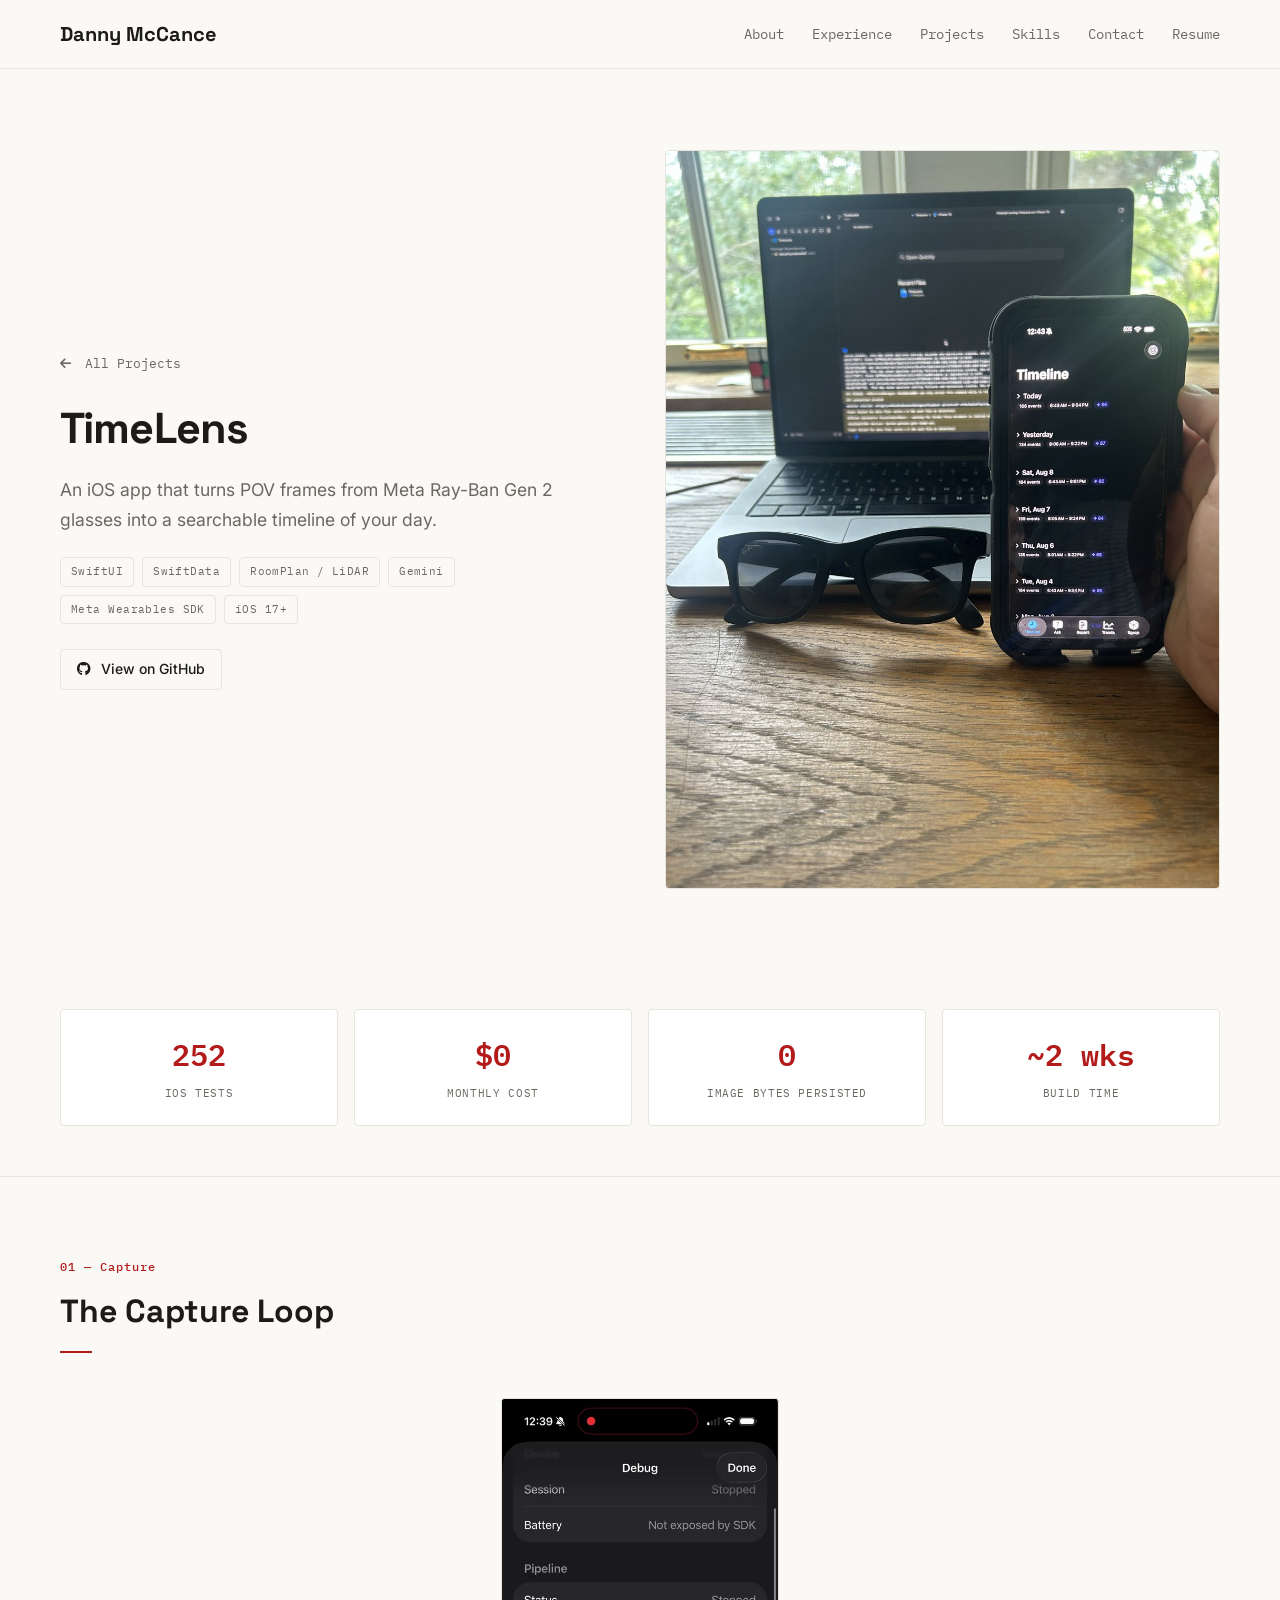
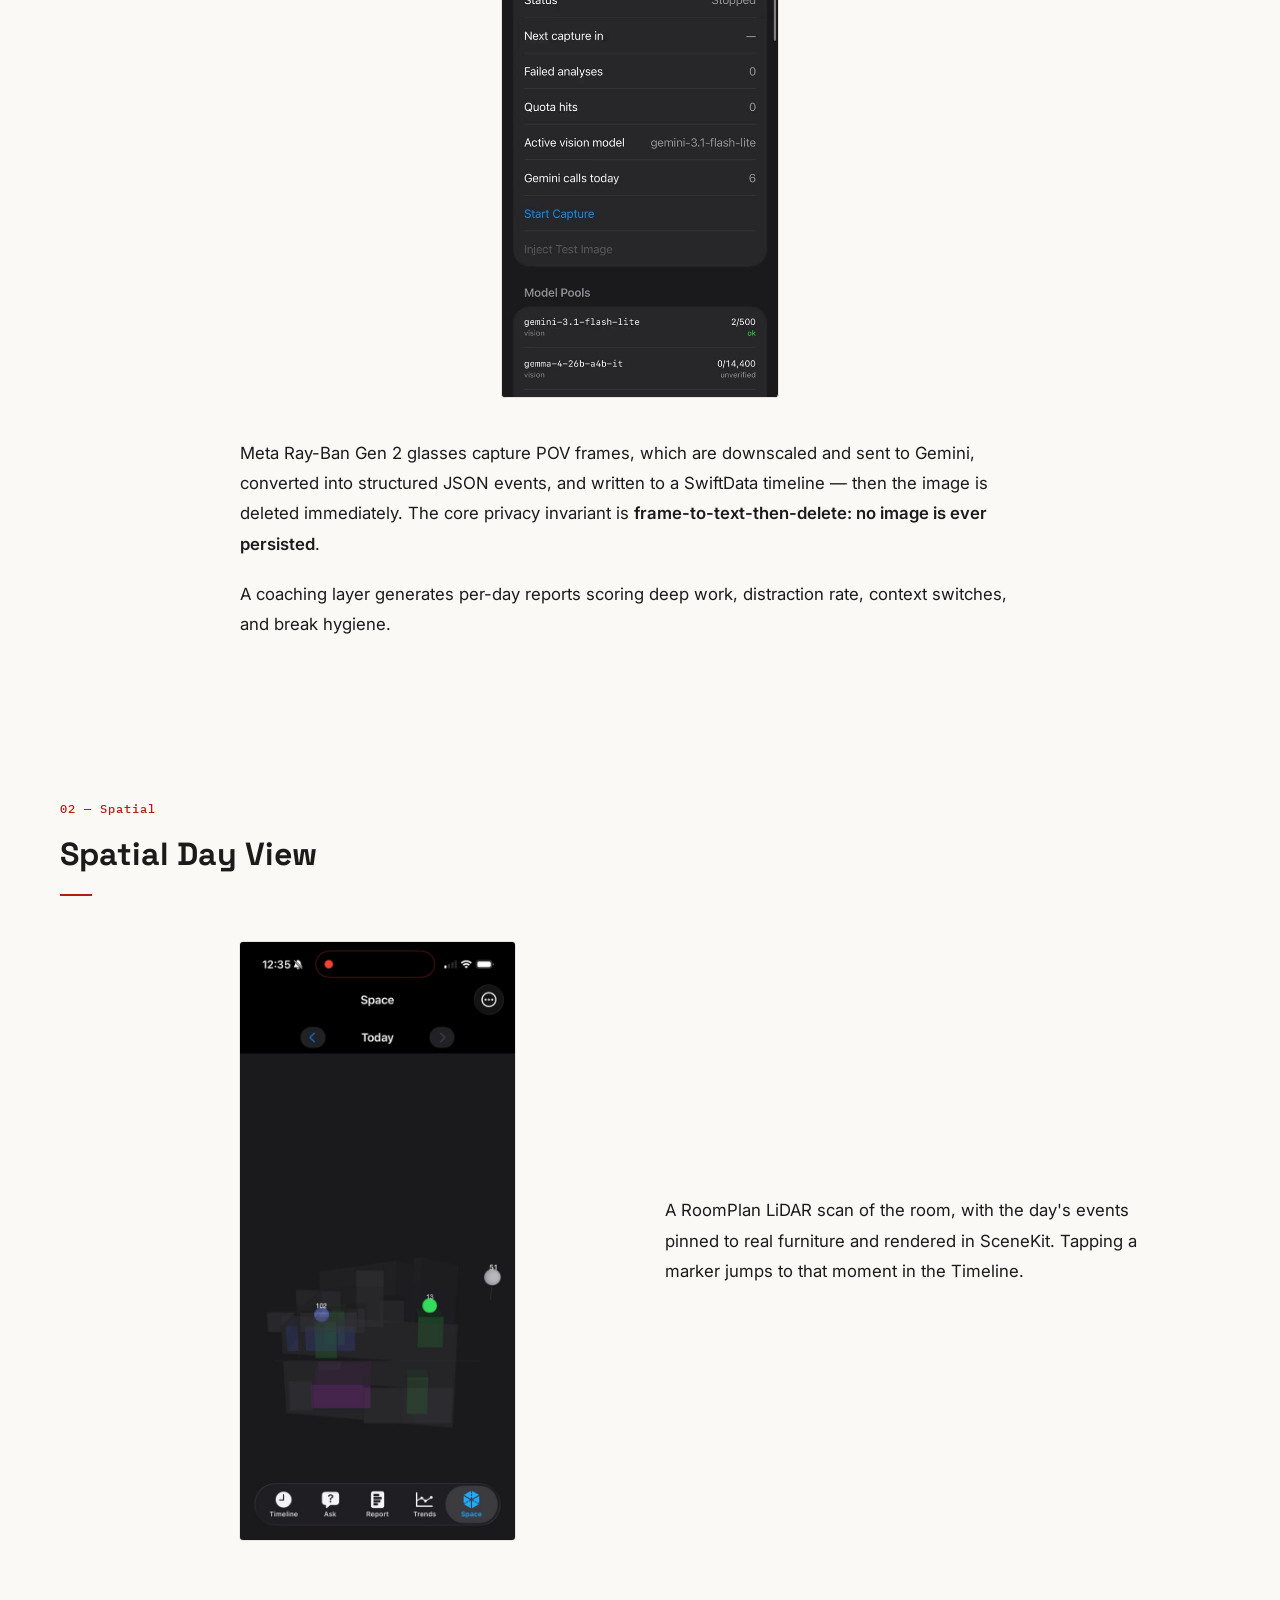
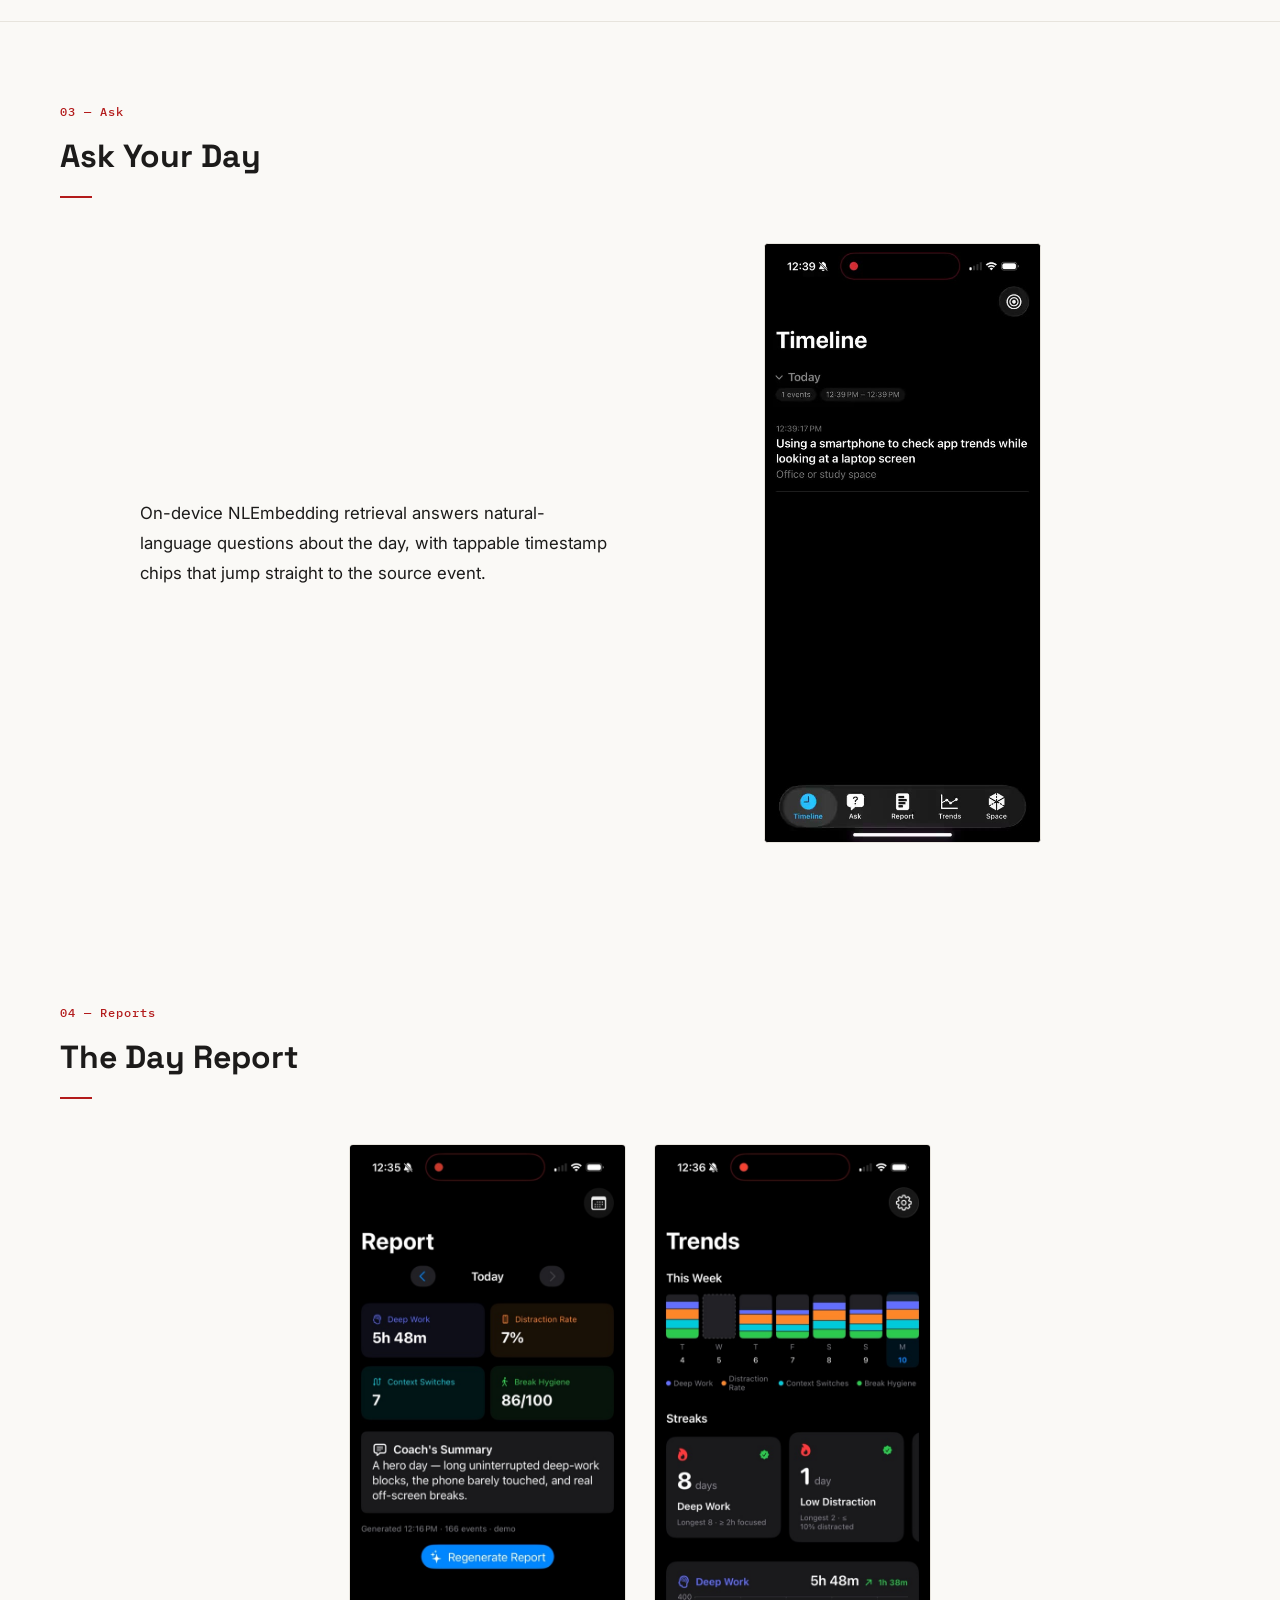
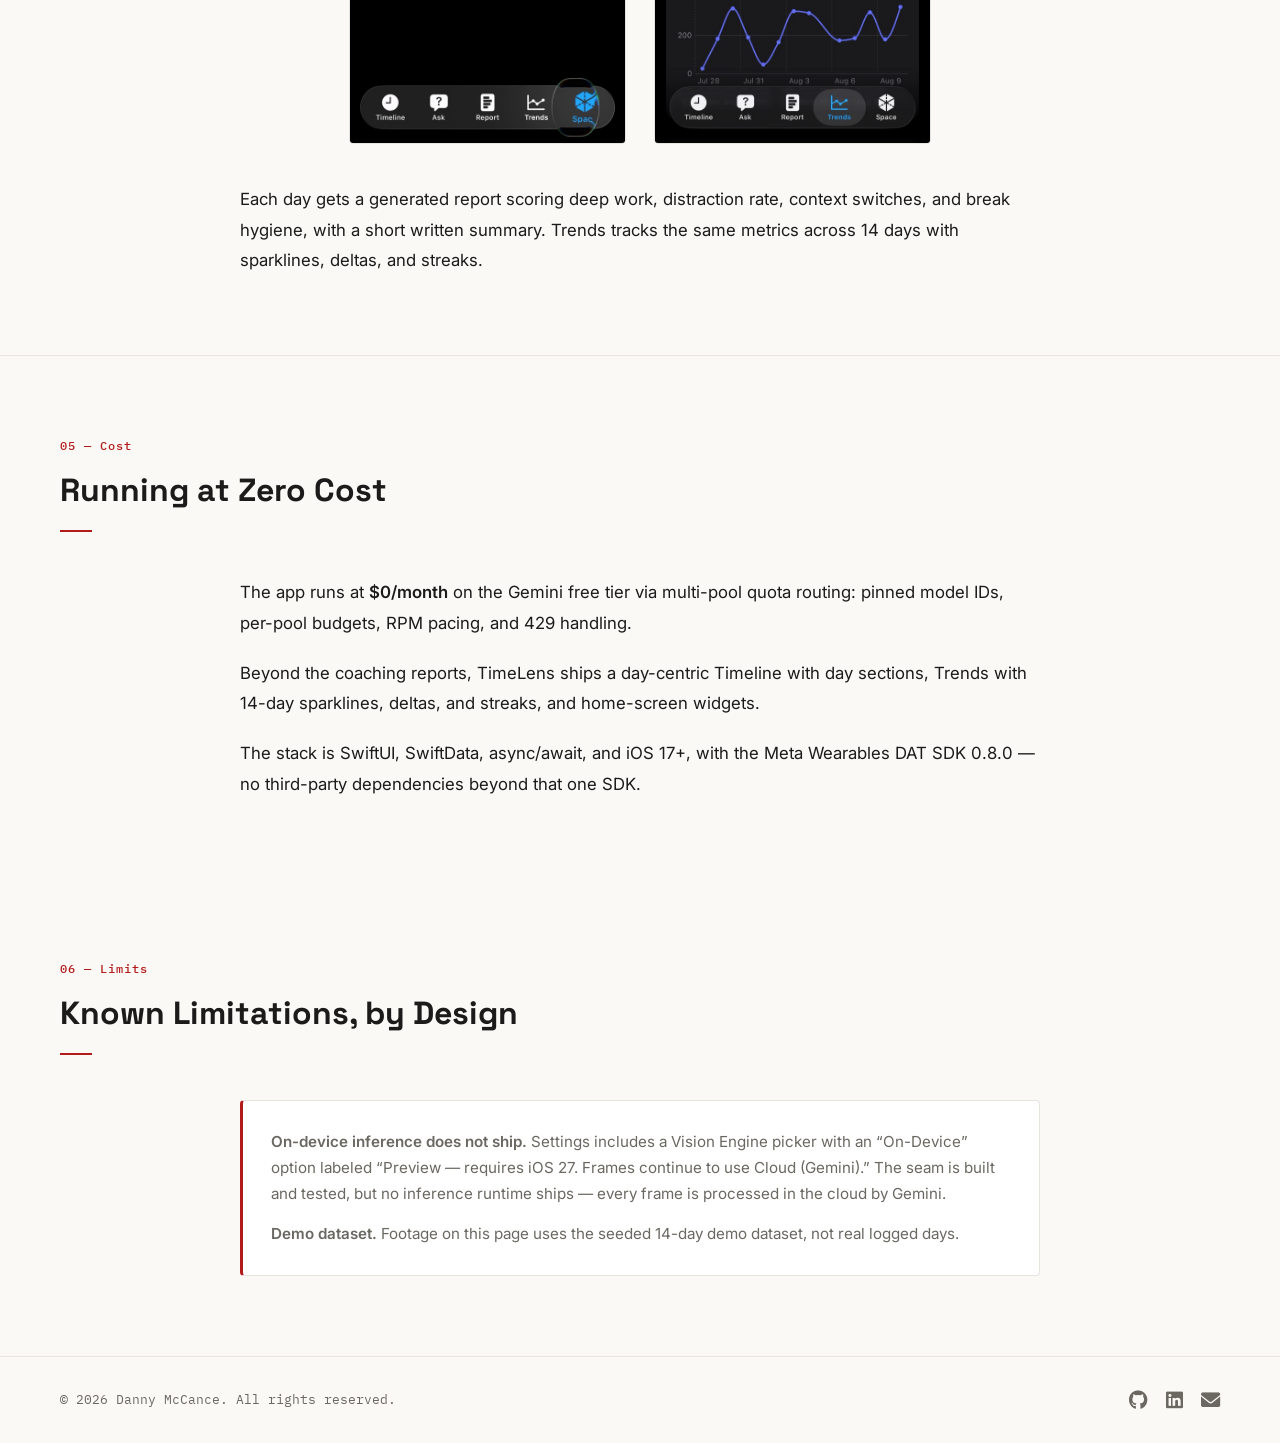
<file: timelens.html>
<!DOCTYPE html>
<html lang="en">
<head>
    <meta charset="UTF-8">
    <meta name="viewport" content="width=device-width, initial-scale=1.0">
    <title>TimeLens | Danny McCance</title>
    <link rel="icon" href="favicon.svg" type="image/svg+xml">
    <link rel="icon" type="image/png" sizes="32x32" href="favicon-32.png">
    <link rel="icon" type="image/png" sizes="16x16" href="favicon-16.png">
    <link rel="apple-touch-icon" href="apple-touch-icon.png">
    <link rel="preconnect" href="https://fonts.googleapis.com">
    <link rel="preconnect" href="https://fonts.gstatic.com" crossorigin>
    <link href="https://fonts.googleapis.com/css2?family=IBM+Plex+Mono:wght@400;500;600&family=Inter:wght@400;500;600&family=Space+Grotesk:wght@600;700&display=swap" rel="stylesheet">
    <link rel="stylesheet" href="styles.css">
    <link rel="stylesheet" href="https://cdnjs.cloudflare.com/ajax/libs/font-awesome/6.0.0/css/all.min.css">
</head>
<body>
    <!-- Navigation -->
    <nav class="navbar">
        <div class="container">
            <div class="nav-brand"><a href="index.html">Danny McCance</a></div>
            <ul class="nav-menu">
                <li><a href="index.html#about">About</a></li>
                <li><a href="index.html#experience">Experience</a></li>
                <li><a href="index.html#projects">Projects</a></li>
                <li><a href="index.html#skills">Skills</a></li>
                <li><a href="index.html#contact">Contact</a></li>
                <li><a href="assets/resume/danny-mccance-resume.pdf" target="_blank">Resume</a></li>
            </ul>
            <div class="hamburger">
                <span></span>
                <span></span>
                <span></span>
            </div>
        </div>
    </nav>

    <!-- Project Hero -->
    <section class="project-hero">
        <div class="container">
            <div class="project-hero-grid">
                <div class="project-hero-copy">
                    <a href="index.html#projects" class="back-link"><i class="fas fa-arrow-left"></i> All Projects</a>
                    <h1>TimeLens</h1>
                    <p class="project-hero-tagline">An iOS app that turns POV frames from Meta Ray-Ban Gen 2 glasses into a searchable timeline of your day.</p>
                    <div class="project-tags">
                        <span class="tag">SwiftUI</span>
                        <span class="tag">SwiftData</span>
                        <span class="tag">RoomPlan / LiDAR</span>
                        <span class="tag">Gemini</span>
                        <span class="tag">Meta Wearables SDK</span>
                        <span class="tag">iOS 17+</span>
                    </div>
                    <div class="project-actions">
                        <a href="https://github.com/dannym231/timeLens" target="_blank" class="btn btn-secondary btn-sm"><i class="fab fa-github"></i> View on GitHub</a>
                    </div>
                </div>
                <div class="project-hero-media">
                    <img src="assets/timelens/hero-glasses-phone.jpg" alt="Meta Ray-Ban glasses next to an iPhone running TimeLens">
                </div>
            </div>
        </div>
    </section>

    <!-- Stats -->
    <section class="tl-stats">
        <div class="container">
            <div class="featured-stats">
                <div class="stat">
                    <span class="stat-number">252</span>
                    <span class="stat-label">iOS Tests</span>
                </div>
                <div class="stat">
                    <span class="stat-number">$0</span>
                    <span class="stat-label">Monthly Cost</span>
                </div>
                <div class="stat">
                    <span class="stat-number">0</span>
                    <span class="stat-label">Image Bytes Persisted</span>
                </div>
                <div class="stat">
                    <span class="stat-number">~2 wks</span>
                    <span class="stat-label">Build Time</span>
                </div>
            </div>
        </div>
    </section>

    <!-- The Capture Loop -->
    <section class="tl-section tl-section-alt">
        <div class="container">
            <p class="kicker">01 — Capture</p>
            <h2 class="section-title">The Capture Loop</h2>
            <div class="headline-media media-frame">
                <video muted loop autoplay playsinline preload="metadata" poster="assets/timelens/capture-loop-poster.jpg">
                    <source src="assets/timelens/capture-loop.mp4" type="video/mp4">
                    Your browser does not support embedded video.
                </video>
            </div>
            <div class="tl-copy">
                <p>Meta Ray-Ban Gen 2 glasses capture POV frames, which are downscaled and sent to Gemini, converted into structured JSON events, and written to a SwiftData timeline &mdash; then the image is deleted immediately. The core privacy invariant is <strong>frame-to-text-then-delete: no image is ever persisted</strong>.</p>
                <p>A coaching layer generates per-day reports scoring deep work, distraction rate, context switches, and break hygiene.</p>
            </div>
        </div>
    </section>

    <!-- Spatial Day View -->
    <section class="tl-section">
        <div class="container">
            <p class="kicker">02 — Spatial</p>
            <h2 class="section-title">Spatial Day View</h2>
            <div class="feature-grid">
                <div class="media-frame">
                    <img src="assets/timelens/spatial-day-view.jpg" alt="TimeLens Space screen: a 3D LiDAR room render with the day's events pinned as markers">
                </div>
                <div class="feature-copy">
                    <p>A RoomPlan LiDAR scan of the room, with the day's events pinned to real furniture and rendered in SceneKit. Tapping a marker jumps to that moment in the Timeline.</p>
                </div>
            </div>
        </div>
    </section>

    <!-- Ask Your Day -->
    <section class="tl-section tl-section-alt">
        <div class="container">
            <p class="kicker">03 — Ask</p>
            <h2 class="section-title">Ask Your Day</h2>
            <div class="feature-grid feature-grid-reverse">
                <div class="feature-copy">
                    <p>On-device NLEmbedding retrieval answers natural-language questions about the day, with tappable timestamp chips that jump straight to the source event.</p>
                </div>
                <div class="media-frame">
                    <video muted loop autoplay playsinline preload="metadata" poster="assets/timelens/ask-your-day-poster.jpg">
                        <source src="assets/timelens/ask-your-day.mp4" type="video/mp4">
                        Your browser does not support embedded video.
                    </video>
                </div>
            </div>
        </div>
    </section>

    <!-- The Day Report -->
    <section class="tl-section">
        <div class="container">
            <p class="kicker">04 — Reports</p>
            <h2 class="section-title">The Day Report</h2>
            <div class="screenshot-pair">
                <div class="media-frame">
                    <img src="assets/timelens/day-report.jpg" alt="TimeLens Report screen: deep work, distraction rate, context switches, break hygiene, and a Coach's Summary">
                </div>
                <div class="media-frame">
                    <img src="assets/timelens/trends.jpg" alt="TimeLens Trends screen: weekly bars, streaks, and a 14-day deep-work sparkline">
                </div>
            </div>
            <div class="tl-copy">
                <p>Each day gets a generated report scoring deep work, distraction rate, context switches, and break hygiene, with a short written summary. Trends tracks the same metrics across 14 days with sparklines, deltas, and streaks.</p>
            </div>
        </div>
    </section>

    <!-- Running at Zero Cost -->
    <section class="tl-section tl-section-alt">
        <div class="container">
            <p class="kicker">05 — Cost</p>
            <h2 class="section-title">Running at Zero Cost</h2>
            <div class="tl-copy">
                <p>The app runs at <strong>$0/month</strong> on the Gemini free tier via multi-pool quota routing: pinned model IDs, per-pool budgets, RPM pacing, and 429 handling.</p>
                <p>Beyond the coaching reports, TimeLens ships a day-centric Timeline with day sections, Trends with 14-day sparklines, deltas, and streaks, and home-screen widgets.</p>
                <p>The stack is SwiftUI, SwiftData, async/await, and iOS 17+, with the Meta Wearables DAT SDK 0.8.0 &mdash; no third-party dependencies beyond that one SDK.</p>
            </div>
        </div>
    </section>

    <!-- Known Limitations -->
    <section class="tl-section">
        <div class="container">
            <p class="kicker">06 — Limits</p>
            <h2 class="section-title">Known Limitations, by Design</h2>
            <div class="limitations-card">
                <p><strong>On-device inference does not ship.</strong> Settings includes a Vision Engine picker with an &ldquo;On-Device&rdquo; option labeled &ldquo;Preview &mdash; requires iOS 27. Frames continue to use Cloud (Gemini).&rdquo; The seam is built and tested, but no inference runtime ships &mdash; every frame is processed in the cloud by Gemini.</p>
                <p><strong>Demo dataset.</strong> Footage on this page uses the seeded 14-day demo dataset, not real logged days.</p>
            </div>
        </div>
    </section>

    <!-- Footer -->
    <footer class="footer">
        <div class="container">
            <p>&copy; 2026 Danny McCance. All rights reserved.</p>
            <div class="footer-links">
                <a href="https://github.com/dannym231" target="_blank" aria-label="GitHub"><i class="fab fa-github"></i></a>
                <a href="https://www.linkedin.com/in/danny-mccance/" target="_blank" aria-label="LinkedIn"><i class="fab fa-linkedin"></i></a>
                <a href="mailto:mccancedanny1@gmail.com" aria-label="Email"><i class="fas fa-envelope"></i></a>
            </div>
        </div>
    </footer>

    <script src="script.js"></script>
</body>
</html>
</file>
<file: styles.css>
/* ===== Design Tokens ===== */
:root {
    --paper: #FAF9F6;        /* page background */
    --surface: #FFFFFF;      /* cards */
    --ink: #1C1B1A;          /* headings, primary text */
    --ink-soft: #6B6862;     /* secondary text */
    --line: #E7E4DD;         /* hairline borders */
    --accent: #B31B1B;       /* Cornell carnelian — the one accent */
    --accent-deep: #8E1515;  /* hover states */

    --font-head: 'Space Grotesk', 'Helvetica Neue', Arial, sans-serif;
    --font-body: 'Inter', -apple-system, BlinkMacSystemFont, 'Segoe UI', sans-serif;
    --font-mono: 'IBM Plex Mono', 'SF Mono', Menlo, Consolas, monospace;

    --radius: 4px;
    --hover-shadow: 0 2px 10px rgba(28, 27, 26, 0.06);
    --transition: all 0.2s ease;
}

/* ===== Global Styles ===== */
* {
    margin: 0;
    padding: 0;
    box-sizing: border-box;
}

html {
    scroll-behavior: smooth;
}

@media (prefers-reduced-motion: reduce) {
    html {
        scroll-behavior: auto;
    }
}

body {
    font-family: var(--font-body);
    font-weight: 400;
    line-height: 1.6;
    color: var(--ink);
    background-color: var(--paper);
}

strong {
    font-weight: 600;
}

h1, h2, h3, h4 {
    font-family: var(--font-head);
    font-weight: 700;
    color: var(--ink);
}

.container {
    max-width: 1200px;
    margin: 0 auto;
    padding: 0 20px;
}

section {
    padding: 80px 0;
}

.kicker {
    font-family: var(--font-mono);
    font-size: 0.75rem;
    font-weight: 500;
    letter-spacing: 0.08em;
    color: var(--accent);
    margin-bottom: 10px;
}

.section-title {
    font-size: 2rem;
    font-weight: 700;
    margin-bottom: 45px;
    text-align: left;
    color: var(--ink);
}

.section-title::after {
    content: '';
    display: block;
    width: 32px;
    height: 2px;
    background: var(--accent);
    margin: 14px 0 0;
}

/* ===== Navigation ===== */
.navbar {
    position: fixed;
    top: 0;
    width: 100%;
    background: var(--paper);
    border-bottom: 1px solid var(--line);
    z-index: 1000;
}

.navbar .container {
    display: flex;
    justify-content: space-between;
    align-items: center;
    padding: 18px 20px;
}

.nav-brand {
    font-family: var(--font-head);
    font-size: 1.25rem;
    font-weight: 700;
    color: var(--ink);
}

.nav-brand a {
    color: var(--ink);
    text-decoration: none;
}

.nav-menu {
    display: flex;
    list-style: none;
    gap: 28px;
}

.nav-menu a {
    font-family: var(--font-mono);
    font-size: 0.85rem;
    text-decoration: none;
    color: var(--ink-soft);
    transition: var(--transition);
}

.nav-menu a:hover,
.nav-menu a.active {
    color: var(--accent);
}

.hamburger {
    display: none;
    flex-direction: column;
    cursor: pointer;
    gap: 5px;
}

.hamburger span {
    width: 25px;
    height: 2px;
    background: var(--ink);
    transition: var(--transition);
}

.hamburger.active span:nth-child(1) {
    transform: translateY(7px) rotate(45deg);
}

.hamburger.active span:nth-child(2) {
    opacity: 0;
}

.hamburger.active span:nth-child(3) {
    transform: translateY(-7px) rotate(-45deg);
}

/* ===== Hero Section ===== */
.hero {
    min-height: 88vh;
    display: flex;
    align-items: center;
    background: var(--paper);
    padding-top: 80px;
}

.hero-content {
    text-align: center;
}

.hero-headshot {
    width: 172px;
    height: 172px;
    border-radius: 50%;
    object-fit: cover;
    border: 1px solid var(--line);
    display: block;
    margin: 0 auto 28px;
}

.hero h1 {
    font-size: 3.4rem;
    margin-bottom: 14px;
    letter-spacing: -0.02em;
}

.hero h2 {
    font-family: var(--font-mono);
    font-size: 1.05rem;
    font-weight: 400;
    color: var(--ink-soft);
    margin-bottom: 36px;
}

.highlight {
    color: var(--accent);
}

.hero-buttons {
    display: flex;
    gap: 14px;
    justify-content: center;
    margin-bottom: 40px;
}

/* ===== Buttons — exactly two variants ===== */
.btn {
    padding: 11px 24px;
    border-radius: var(--radius);
    text-decoration: none;
    font-family: var(--font-body);
    font-size: 0.95rem;
    font-weight: 500;
    transition: var(--transition);
    display: inline-block;
}

.btn-primary {
    background: var(--ink);
    color: var(--paper);
    border: 1px solid var(--ink);
}

.btn-primary:hover {
    background: var(--accent-deep);
    border-color: var(--accent-deep);
    color: var(--paper);
}

.btn-secondary {
    background: transparent;
    color: var(--ink);
    border: 1px solid var(--line);
}

.btn-secondary:hover {
    border-color: var(--accent);
    color: var(--accent);
}

.btn-sm {
    padding: 8px 16px;
    font-size: 0.875rem;
}

.social-links {
    display: flex;
    gap: 12px;
    justify-content: center;
}

.social-links a {
    width: 44px;
    height: 44px;
    border-radius: var(--radius);
    background: var(--surface);
    border: 1px solid var(--line);
    display: flex;
    align-items: center;
    justify-content: center;
    color: var(--ink);
    font-size: 1.1rem;
    transition: var(--transition);
}

.social-links a:hover {
    border-color: var(--accent);
    color: var(--accent);
}

/* ===== About Section ===== */
.about {
    background: var(--paper);
}

.about-content {
    max-width: 800px;
}

.about-text p {
    font-size: 1.05rem;
    margin-bottom: 20px;
    color: var(--ink);
    line-height: 1.8;
}

.education {
    margin-top: 40px;
    padding: 28px;
    background: var(--surface);
    border: 1px solid var(--line);
    border-left: 3px solid var(--accent);
    border-radius: var(--radius);
}

.education h3 {
    color: var(--ink);
    margin-bottom: 18px;
    font-size: 1.2rem;
}

.education-item h4 {
    font-size: 1.05rem;
    margin-bottom: 5px;
}

.education-item p {
    color: var(--ink-soft);
    margin-bottom: 8px;
    font-size: 0.95rem;
}

.education-item .date {
    font-family: var(--font-mono);
    font-size: 0.85rem;
    color: var(--ink-soft);
}

/* ===== Experience Section ===== */
.experience {
    background: var(--paper);
}

.timeline {
    max-width: 800px;
    position: relative;
}

.timeline::before {
    content: '';
    position: absolute;
    left: 20px;
    top: 0;
    bottom: 0;
    width: 1px;
    background: var(--line);
}

.timeline-item {
    position: relative;
    padding-left: 60px;
    margin-bottom: 28px;
}

.timeline-marker {
    position: absolute;
    left: 15px;
    top: 26px;
    width: 11px;
    height: 11px;
    border-radius: 2px;
    background: var(--accent);
    border: 2px solid var(--paper);
}

.timeline-content {
    background: var(--surface);
    padding: 24px;
    border: 1px solid var(--line);
    border-radius: var(--radius);
    transition: var(--transition);
}

.timeline-content:hover {
    border-color: var(--ink-soft);
}

.timeline-content h3 {
    color: var(--ink);
    margin-bottom: 4px;
    font-size: 1.1rem;
    font-weight: 600;
}

.timeline-content h4 {
    color: var(--ink);
    margin-bottom: 8px;
    font-size: 0.95rem;
    font-weight: 600;
}

.timeline-content .date {
    font-family: var(--font-mono);
    font-size: 0.8rem;
    color: var(--ink-soft);
    margin-bottom: 12px;
    display: block;
}

.timeline-content ul {
    list-style-position: inside;
    color: var(--ink-soft);
}

.timeline-content li {
    margin-bottom: 8px;
    line-height: 1.6;
    font-size: 0.95rem;
}

/* ===== Projects Section ===== */
.projects {
    background: var(--paper);
}

.projects-grid {
    display: grid;
    grid-template-columns: repeat(2, 1fr);
    gap: 28px;
}

.project-card {
    background: var(--surface);
    border: 1px solid var(--line);
    border-radius: var(--radius);
    overflow: hidden;
    transition: var(--transition);
}

.project-card:hover {
    border-color: var(--ink-soft);
    box-shadow: var(--hover-shadow);
}

.project-image {
    position: relative;
    height: 200px;
    background: var(--paper);
    border-bottom: 1px solid var(--line);
    overflow: hidden;
}

.project-image img {
    width: 100%;
    height: 100%;
    object-fit: cover;
    display: block;
}

.project-image-contain img {
    object-fit: contain;
}

.monogram-mark {
    font-family: var(--font-head);
    font-size: 3rem;
    font-weight: 700;
    color: var(--ink);
    letter-spacing: 0.02em;
    text-align: center;
}

.monogram-mark::after {
    content: '';
    display: block;
    width: 32px;
    height: 2px;
    background: var(--accent);
    margin: 8px auto 0;
}

.project-overlay {
    position: absolute;
    top: 0;
    left: 0;
    right: 0;
    bottom: 0;
    background: rgba(28, 27, 26, 0.92);
    display: flex;
    align-items: center;
    justify-content: center;
    gap: 14px;
    opacity: 0;
    transition: var(--transition);
}

.project-card:hover .project-overlay {
    opacity: 1;
}

.project-link {
    width: 44px;
    height: 44px;
    border-radius: var(--radius);
    background: var(--paper);
    display: flex;
    align-items: center;
    justify-content: center;
    color: var(--ink);
    transition: var(--transition);
}

.project-link:hover {
    color: var(--accent);
}

.project-info {
    padding: 24px;
}

.project-info h3 {
    margin-bottom: 10px;
    font-size: 1.2rem;
    font-weight: 600;
}

.project-info p {
    color: var(--ink-soft);
    margin-bottom: 16px;
    line-height: 1.65;
    font-size: 0.95rem;
}

/* ===== Tag chips — one neutral style everywhere ===== */
.project-tags,
.skill-tags {
    display: flex;
    flex-wrap: wrap;
    gap: 8px;
}

.tag,
.skill-tag {
    font-family: var(--font-mono);
    font-size: 11px;
    letter-spacing: 0.04em;
    padding: 5px 10px;
    background: var(--paper);
    color: var(--ink-soft);
    border: 1px solid var(--line);
    border-radius: var(--radius);
}

/* ===== Stats ===== */
.featured-stats {
    display: grid;
    grid-template-columns: repeat(auto-fit, minmax(150px, 1fr));
    gap: 16px;
    margin: 30px 0;
}

.stat {
    background: var(--surface);
    border: 1px solid var(--line);
    border-radius: var(--radius);
    padding: 20px;
    text-align: center;
}

.stat-number {
    display: block;
    font-family: var(--font-mono);
    font-size: 1.9rem;
    font-weight: 600;
    color: var(--accent);
}

.stat-label {
    font-family: var(--font-mono);
    font-size: 10.5px;
    letter-spacing: 0.06em;
    text-transform: uppercase;
    color: var(--ink-soft);
}

/* ===== Repo Cards (agents.html) ===== */
.featured-repos {
    display: grid;
    grid-template-columns: repeat(auto-fit, minmax(280px, 1fr));
    gap: 28px;
    margin-bottom: 30px;
}

.repo-card {
    background: var(--surface);
    border: 1px solid var(--line);
    border-radius: var(--radius);
    padding: 24px;
    transition: var(--transition);
    display: flex;
    flex-direction: column;
}

.repo-card:hover {
    border-color: var(--ink-soft);
    box-shadow: var(--hover-shadow);
}

.repo-card-contrast {
    border: 1px dashed var(--ink-soft);
}

.repo-card-header {
    display: flex;
    justify-content: space-between;
    align-items: center;
    margin-bottom: 5px;
}

.repo-card-header h4 {
    font-size: 1.15rem;
    font-weight: 600;
}

.repo-card-header h4 a {
    color: var(--ink);
    text-decoration: none;
    transition: var(--transition);
}

.repo-card-header h4 a:hover {
    color: var(--accent);
}

.repo-version {
    font-family: var(--font-mono);
    font-size: 11px;
    letter-spacing: 0.04em;
    padding: 4px 8px;
    background: var(--paper);
    color: var(--ink-soft);
    border: 1px solid var(--line);
    border-radius: var(--radius);
}

.repo-role {
    color: var(--accent);
    font-weight: 500;
    font-size: 0.85rem;
    font-family: var(--font-mono);
    margin-bottom: 10px;
}

.repo-card > p:not(.repo-role) {
    color: var(--ink-soft);
    line-height: 1.65;
    margin-bottom: 16px;
    font-size: 0.95rem;
    flex-grow: 1;
}

.repo-card code,
.tl-copy code {
    font-family: var(--font-mono);
    background: var(--paper);
    border: 1px solid var(--line);
    padding: 1px 5px;
    border-radius: var(--radius);
    font-size: 0.85em;
}

.repo-card .project-tags {
    margin-bottom: 16px;
}

.repo-link {
    font-family: var(--font-mono);
    font-size: 0.8rem;
    color: var(--ink);
    text-decoration: none;
    transition: var(--transition);
}

.repo-link:hover {
    color: var(--accent);
}

/* ===== On-Chain Proof (agents.html) ===== */
.featured-proof {
    background: var(--surface);
    border: 1px solid var(--line);
    border-radius: var(--radius);
    padding: 28px;
    margin-bottom: 30px;
}

.featured-proof h4 {
    color: var(--ink);
    font-size: 1.2rem;
    font-weight: 600;
    margin-bottom: 10px;
}

.featured-proof h4 i {
    color: var(--accent);
    margin-right: 8px;
}

.featured-proof > p {
    color: var(--ink-soft);
    margin-bottom: 20px;
    font-size: 0.95rem;
}

.proof-group {
    display: flex;
    align-items: flex-start;
    gap: 12px;
    margin-bottom: 14px;
    flex-wrap: wrap;
}

.proof-phase {
    flex-shrink: 0;
    font-family: var(--font-mono);
    font-size: 11px;
    letter-spacing: 0.04em;
    padding: 5px 10px;
    background: var(--paper);
    color: var(--ink-soft);
    border: 1px solid var(--line);
    border-radius: var(--radius);
}

.proof-txs {
    display: flex;
    flex-wrap: wrap;
    gap: 8px;
}

.tx-link {
    display: inline-flex;
    align-items: center;
    gap: 8px;
    padding: 5px 10px;
    background: var(--paper);
    border: 1px solid var(--line);
    border-radius: var(--radius);
    color: var(--ink);
    text-decoration: none;
    font-family: var(--font-mono);
    font-size: 0.8rem;
    transition: var(--transition);
}

.tx-link:hover {
    border-color: var(--accent);
    color: var(--accent);
}

.tx-type {
    font-family: var(--font-mono);
    font-size: 0.65rem;
    font-weight: 600;
    text-transform: uppercase;
    letter-spacing: 0.05em;
    color: var(--accent);
}

.proof-note {
    color: var(--ink-soft);
    font-size: 0.9rem;
    line-height: 1.6;
    margin-top: 12px;
}

/* ===== Project Card Actions ===== */
.project-actions {
    display: flex;
    flex-wrap: wrap;
    gap: 10px;
    margin-top: 16px;
}

.project-actions .btn i {
    margin-right: 6px;
}

/* ===== Project Detail Pages ===== */
.project-hero {
    background: var(--paper);
    padding: 150px 0 70px;
}

.project-hero-grid {
    display: grid;
    grid-template-columns: 1fr 1fr;
    gap: 50px;
    align-items: center;
}

.back-link {
    display: inline-block;
    font-family: var(--font-mono);
    font-size: 0.8rem;
    color: var(--ink-soft);
    text-decoration: none;
    margin-bottom: 20px;
    transition: var(--transition);
}

.back-link:hover {
    color: var(--accent);
}

.back-link i {
    margin-right: 6px;
}

.project-hero h1 {
    font-size: 2.7rem;
    letter-spacing: -0.02em;
    margin-bottom: 12px;
}

.project-hero-tagline {
    font-size: 1.1rem;
    color: var(--ink-soft);
    line-height: 1.7;
    margin-bottom: 22px;
}

.project-hero .project-tags {
    margin-bottom: 25px;
}

.project-hero-media img {
    width: 100%;
    display: block;
    border: 1px solid var(--line);
    border-radius: var(--radius);
}

.project-hero-mark {
    display: flex;
    align-items: center;
    justify-content: center;
    min-height: 340px;
    background: var(--surface);
    border: 1px solid var(--line);
    border-radius: var(--radius);
}

.project-hero-mark .monogram-mark {
    font-size: 4.2rem;
}

.tl-stats {
    padding: 50px 0;
    background: var(--paper);
}

.tl-stats .featured-stats {
    margin: 0;
}

.tl-section {
    background: var(--paper);
}

.tl-section-alt {
    background: var(--paper);
    border-top: 1px solid var(--line);
}

.media-frame {
    display: flex;
    justify-content: center;
}

.media-frame video,
.media-frame img {
    max-width: 100%;
    max-height: 600px;
    display: block;
    border: 1px solid var(--line);
    border-radius: var(--radius);
}

.media-frame video {
    background: var(--ink);
}

.screenshot-pair {
    display: flex;
    flex-wrap: wrap;
    justify-content: center;
    gap: 28px;
    margin-bottom: 40px;
}

.headline-media {
    max-width: 850px;
    margin: 0 auto 40px;
}

.tl-copy {
    max-width: 800px;
    margin: 0 auto;
}

.tl-copy p {
    font-size: 1.05rem;
    color: var(--ink);
    line-height: 1.8;
    margin-bottom: 20px;
}

.tl-copy p:last-child {
    margin-bottom: 0;
}

.feature-grid {
    display: grid;
    grid-template-columns: 1fr 1fr;
    gap: 50px;
    align-items: center;
    max-width: 1000px;
    margin: 0 auto;
}

.feature-copy p {
    font-size: 1.05rem;
    color: var(--ink);
    line-height: 1.8;
    margin-bottom: 20px;
}

.feature-copy p:last-child {
    margin-bottom: 0;
}

.pullquote-card,
.limitations-card {
    max-width: 800px;
    margin: 35px auto 0;
    background: var(--surface);
    border: 1px solid var(--line);
    border-left: 3px solid var(--accent);
    border-radius: var(--radius);
    padding: 28px;
}

.limitations-card {
    margin: 0 auto;
}

.pullquote-card p {
    color: var(--ink);
    font-size: 1rem;
    line-height: 1.75;
    margin: 0;
}

.limitations-card p {
    color: var(--ink-soft);
    line-height: 1.7;
    margin-bottom: 14px;
    font-size: 0.95rem;
}

.limitations-card p:last-child {
    margin-bottom: 0;
}

.findings-list {
    max-width: 800px;
    margin: 25px auto;
    list-style: none;
    padding: 0;
}

.findings-list li {
    position: relative;
    padding-left: 26px;
    margin-bottom: 16px;
    color: var(--ink);
    line-height: 1.75;
    font-size: 1rem;
}

.findings-list li::before {
    content: '';
    position: absolute;
    left: 0;
    top: 0.62em;
    width: 9px;
    height: 9px;
    border-radius: 2px;
    background: var(--accent);
}

.tl-afterword {
    margin-top: 30px;
}

.links-row {
    display: flex;
    flex-wrap: wrap;
    justify-content: center;
    gap: 12px;
    margin-top: 35px;
}

.links-row .btn {
    text-align: center;
    max-width: 100%;
}

.links-row .btn i {
    margin-right: 8px;
}

/* ===== Skills Section ===== */
.skills {
    background: var(--paper);
}

.skills-grid {
    display: grid;
    grid-template-columns: repeat(auto-fit, minmax(280px, 1fr));
    gap: 28px;
}

.skill-category {
    background: var(--surface);
    padding: 28px;
    border: 1px solid var(--line);
    border-radius: var(--radius);
    transition: var(--transition);
}

.skill-category:hover {
    border-color: var(--ink-soft);
}

.skill-category h3 {
    color: var(--ink);
    margin-bottom: 18px;
    font-size: 1.1rem;
    font-weight: 600;
}

.skill-category i {
    color: var(--accent);
    margin-right: 10px;
}

/* ===== Contact Section ===== */
.contact {
    background: var(--paper);
}

.contact-description {
    font-size: 1.1rem;
    color: var(--ink-soft);
    max-width: 600px;
    margin: 0 0 45px;
}

.contact-methods {
    display: grid;
    grid-template-columns: repeat(auto-fit, minmax(250px, 1fr));
    gap: 28px;
    margin-bottom: 40px;
}

.contact-card {
    background: var(--surface);
    padding: 36px;
    border: 1px solid var(--line);
    border-radius: var(--radius);
    text-align: center;
    text-decoration: none;
    color: var(--ink);
    transition: var(--transition);
}

.contact-card:hover {
    border-color: var(--accent);
    box-shadow: var(--hover-shadow);
}

.contact-card i {
    font-size: 1.8rem;
    margin-bottom: 14px;
    color: var(--accent);
}

.contact-card h3 {
    margin-bottom: 8px;
    font-size: 1.1rem;
    font-weight: 600;
}

.contact-card p {
    font-family: var(--font-mono);
    font-size: 0.8rem;
    color: var(--ink-soft);
}

/* ===== Footer ===== */
.footer {
    background: var(--paper);
    border-top: 1px solid var(--line);
    color: var(--ink-soft);
    padding: 28px 0;
}

.footer p {
    font-family: var(--font-mono);
    font-size: 0.8rem;
}

.footer .container {
    display: flex;
    justify-content: space-between;
    align-items: center;
    flex-wrap: wrap;
    gap: 20px;
}

.footer-links {
    display: flex;
    gap: 18px;
}

.footer-links a {
    color: var(--ink-soft);
    font-size: 1.2rem;
    transition: var(--transition);
}

.footer-links a:hover {
    color: var(--accent);
}

/* ===== Responsive Design ===== */
@media (max-width: 1000px) and (min-width: 769px) {
    .nav-menu {
        gap: 16px;
        flex-wrap: wrap;
        justify-content: flex-end;
    }
}

@media (max-width: 768px) {
    .hamburger {
        display: flex;
    }

    .nav-menu {
        position: absolute;
        top: 61px;
        left: -100%;
        flex-direction: column;
        background: var(--paper);
        border-bottom: 1px solid var(--line);
        width: 100%;
        padding: 20px;
        transition: var(--transition);
    }

    .nav-menu.active {
        left: 0;
    }

    .hero h1 {
        font-size: 2.4rem;
    }

    .hero h2 {
        font-size: 0.95rem;
    }

    .hero-buttons {
        flex-direction: column;
        align-items: center;
    }

    .section-title {
        font-size: 1.7rem;
    }

    .timeline::before {
        left: 10px;
    }

    .timeline-marker {
        left: 5px;
    }

    .timeline-item {
        padding-left: 45px;
    }

    .footer .container {
        flex-direction: column;
        text-align: center;
    }

    .projects-grid {
        grid-template-columns: 1fr;
    }

    .project-hero {
        padding: 130px 0 50px;
    }

    .project-hero-grid,
    .feature-grid {
        grid-template-columns: 1fr;
        gap: 30px;
    }

    .feature-grid-reverse .feature-copy {
        order: 2;
    }

    .project-hero h1 {
        font-size: 2rem;
    }

    .project-hero-mark {
        min-height: 220px;
    }

    .project-hero-mark .monogram-mark {
        font-size: 3rem;
    }

    .pullquote-card,
    .limitations-card {
        padding: 22px;
    }

    .proof-group {
        flex-direction: column;
    }
}

@media (max-width: 480px) {
    .hero h1 {
        font-size: 2rem;
    }

    .section-title {
        font-size: 1.5rem;
    }
}
</file>
